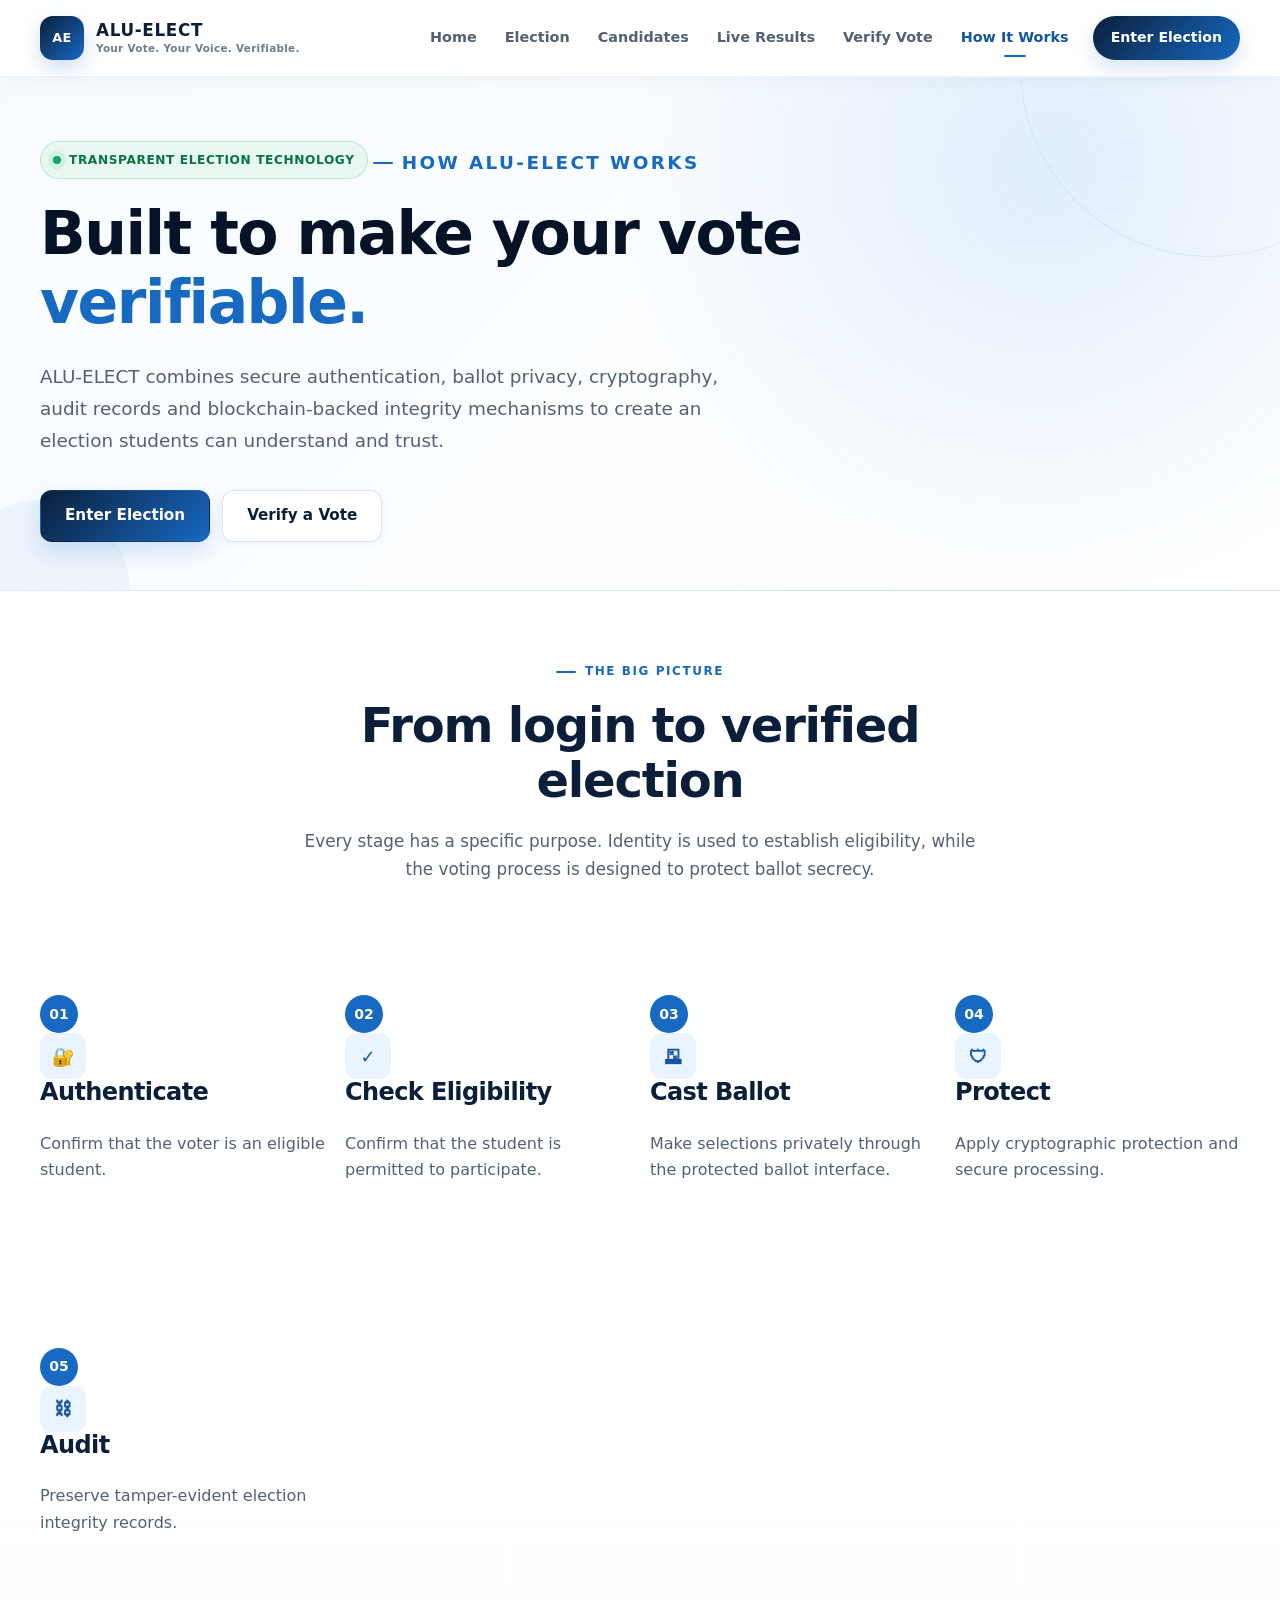
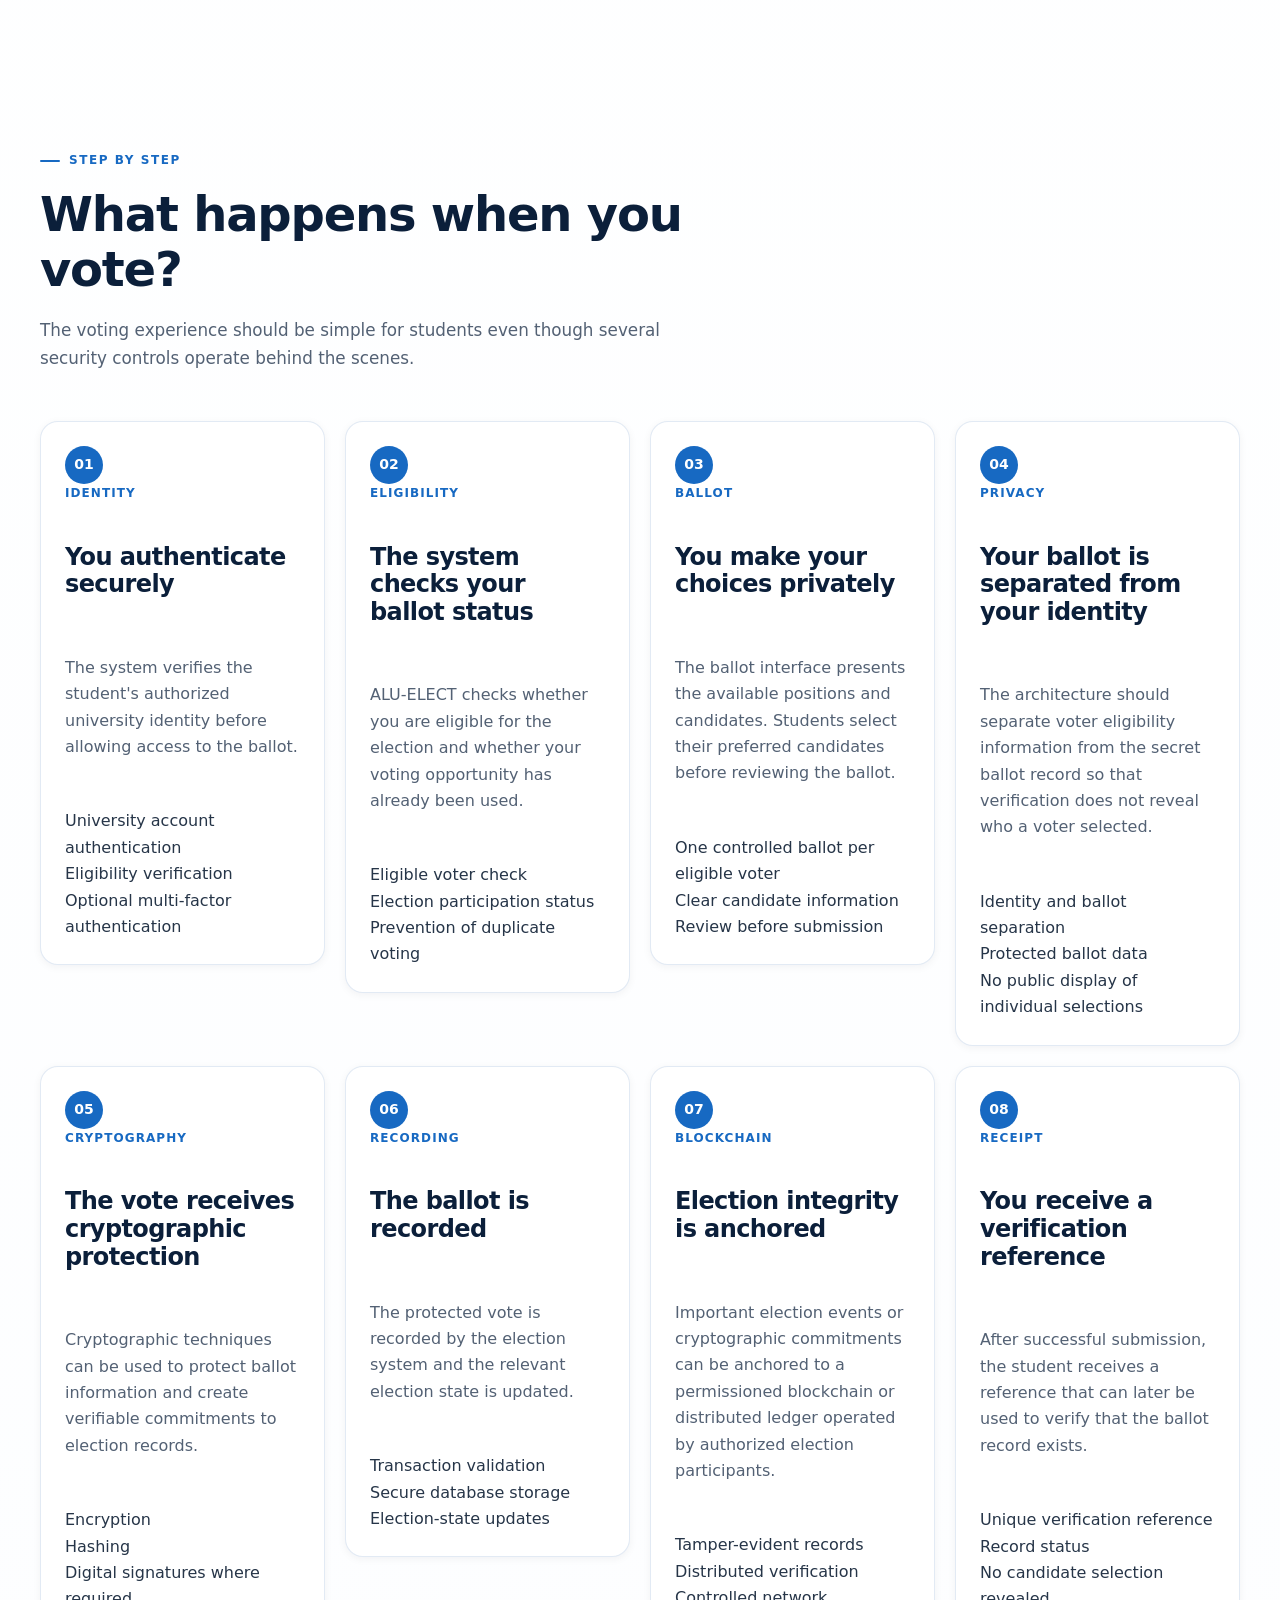
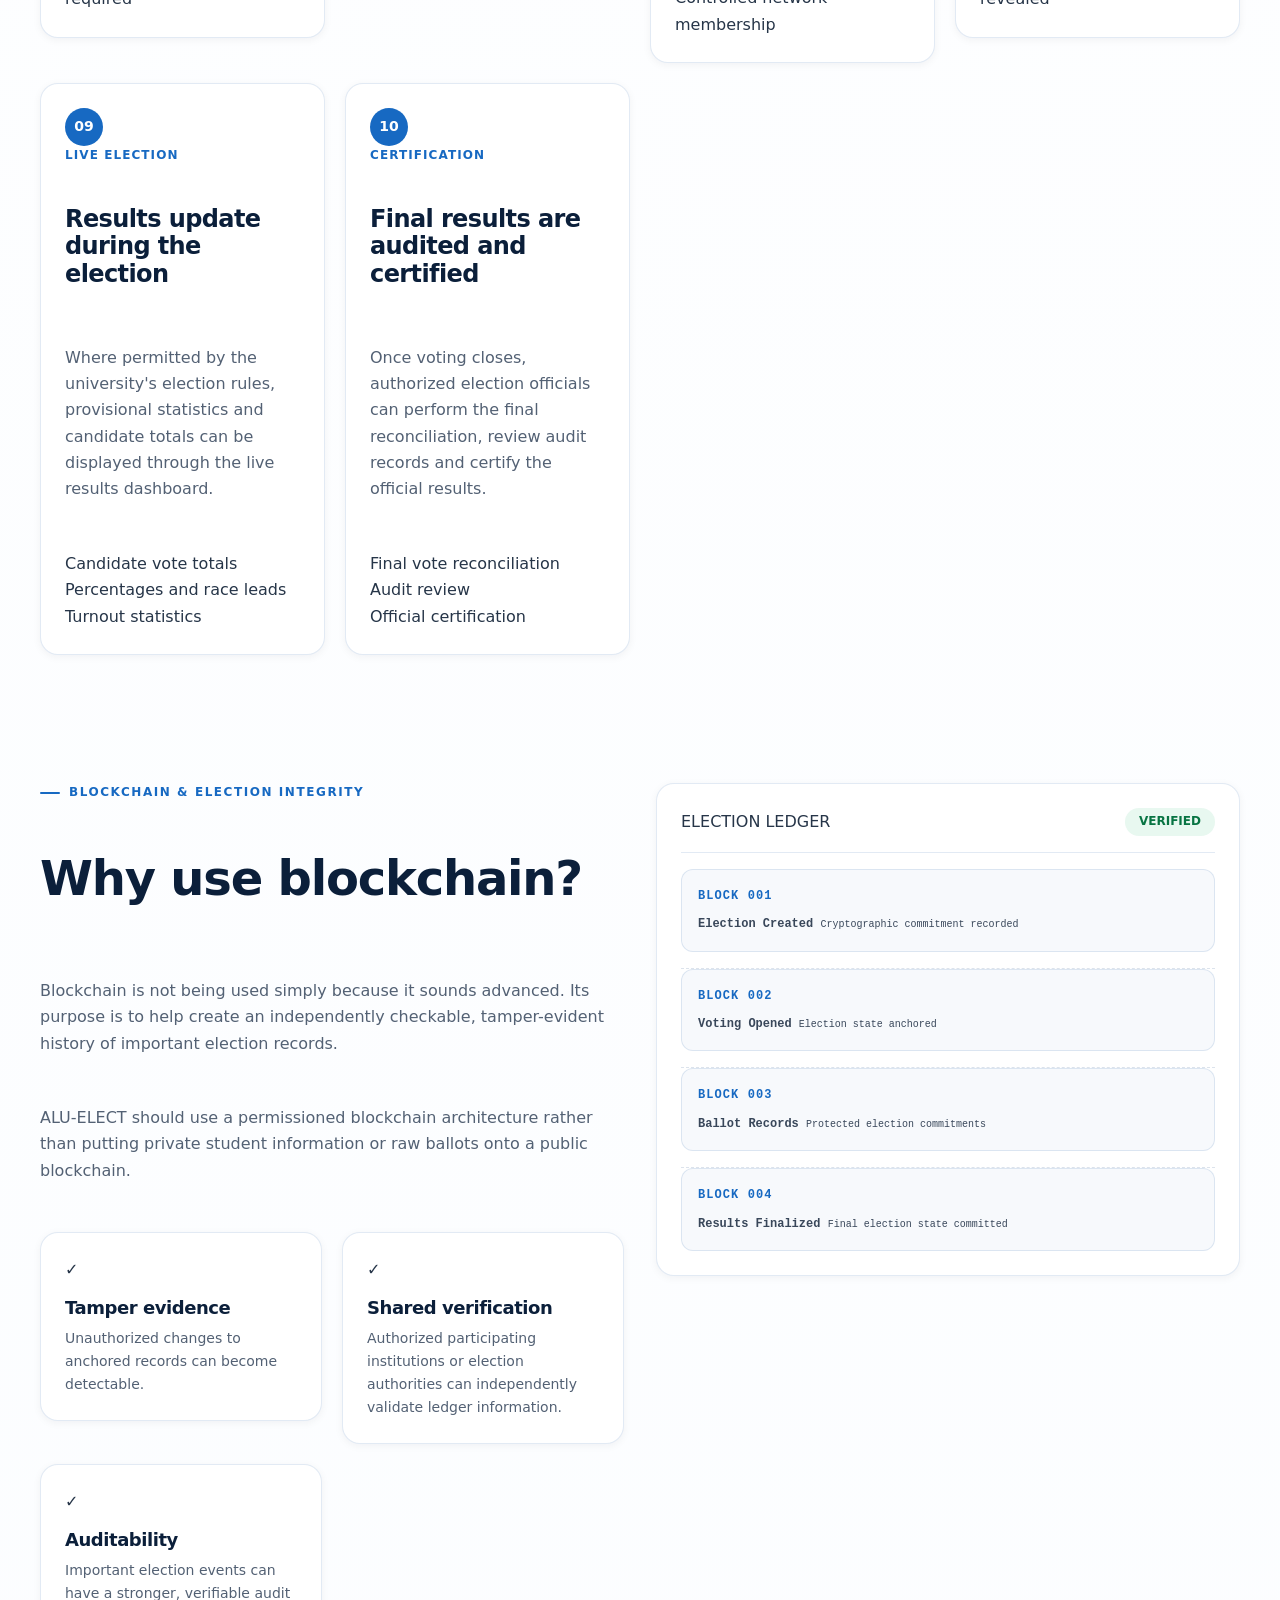
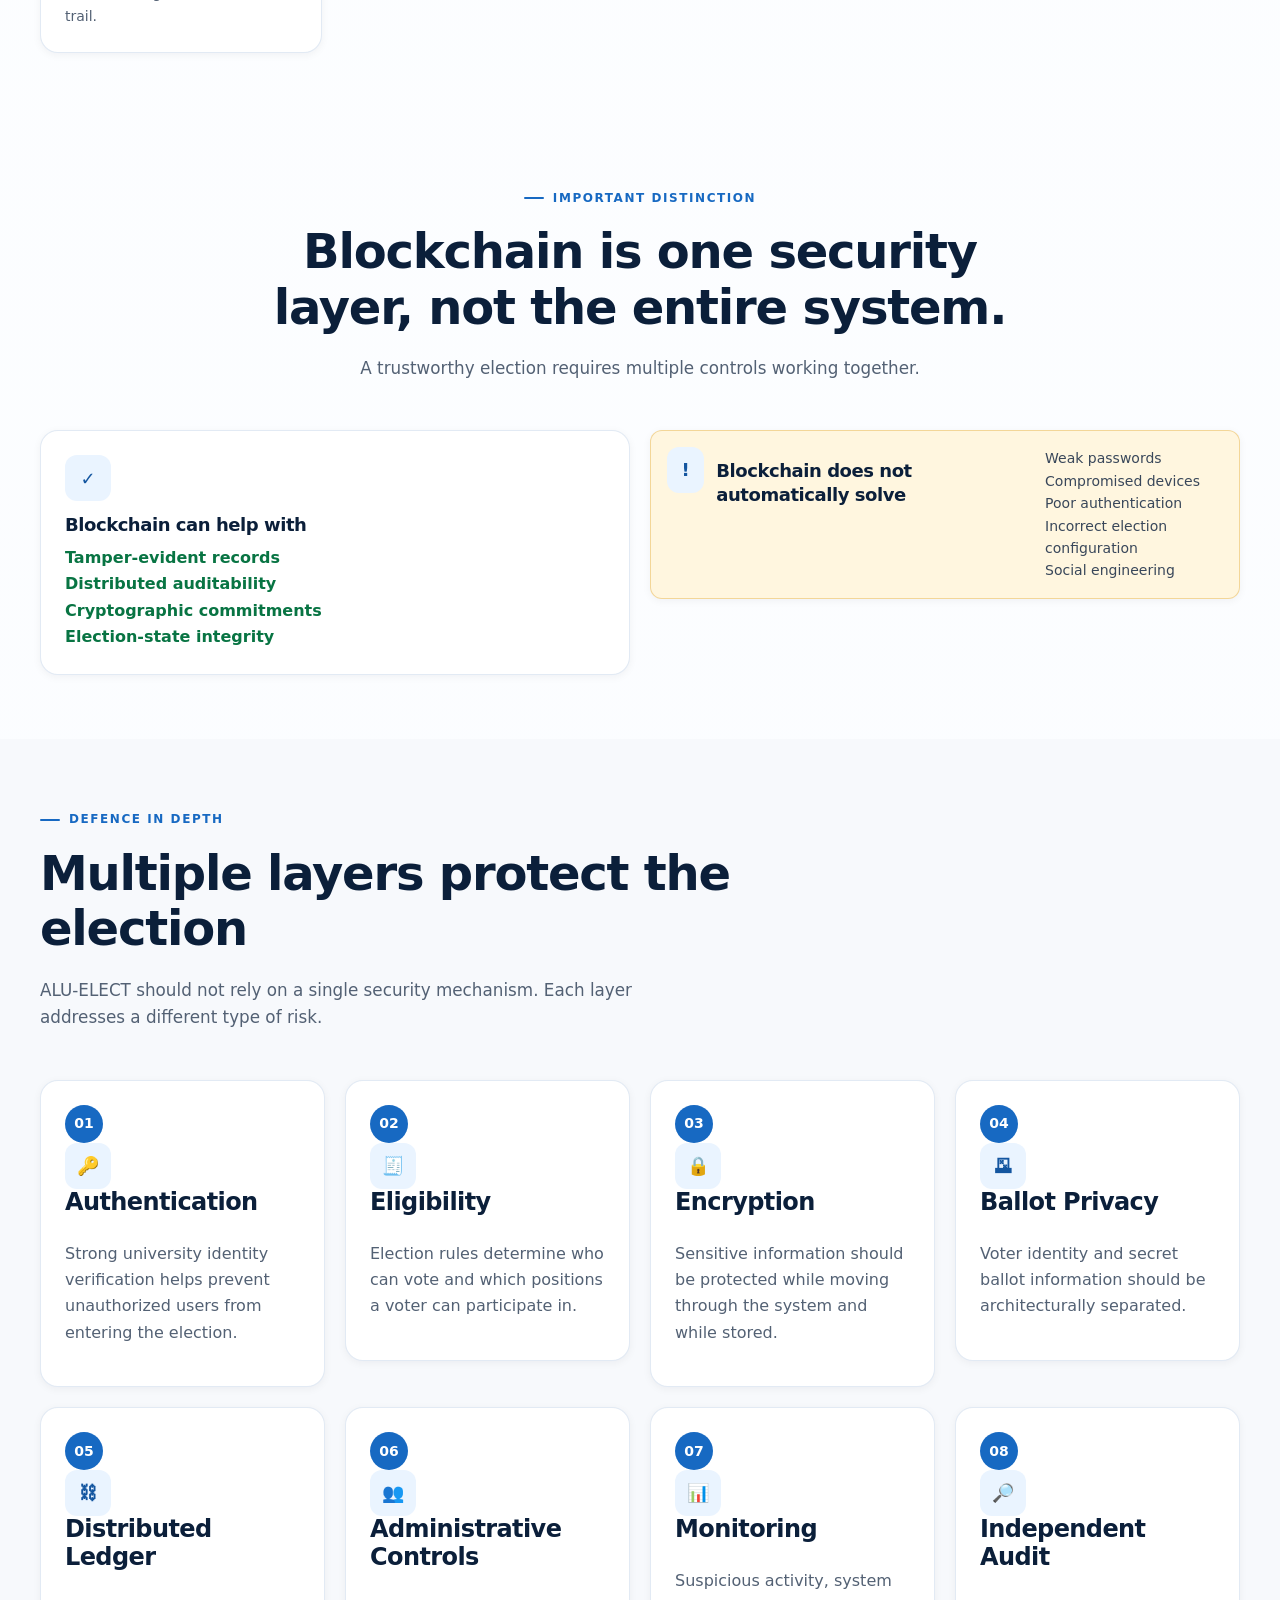
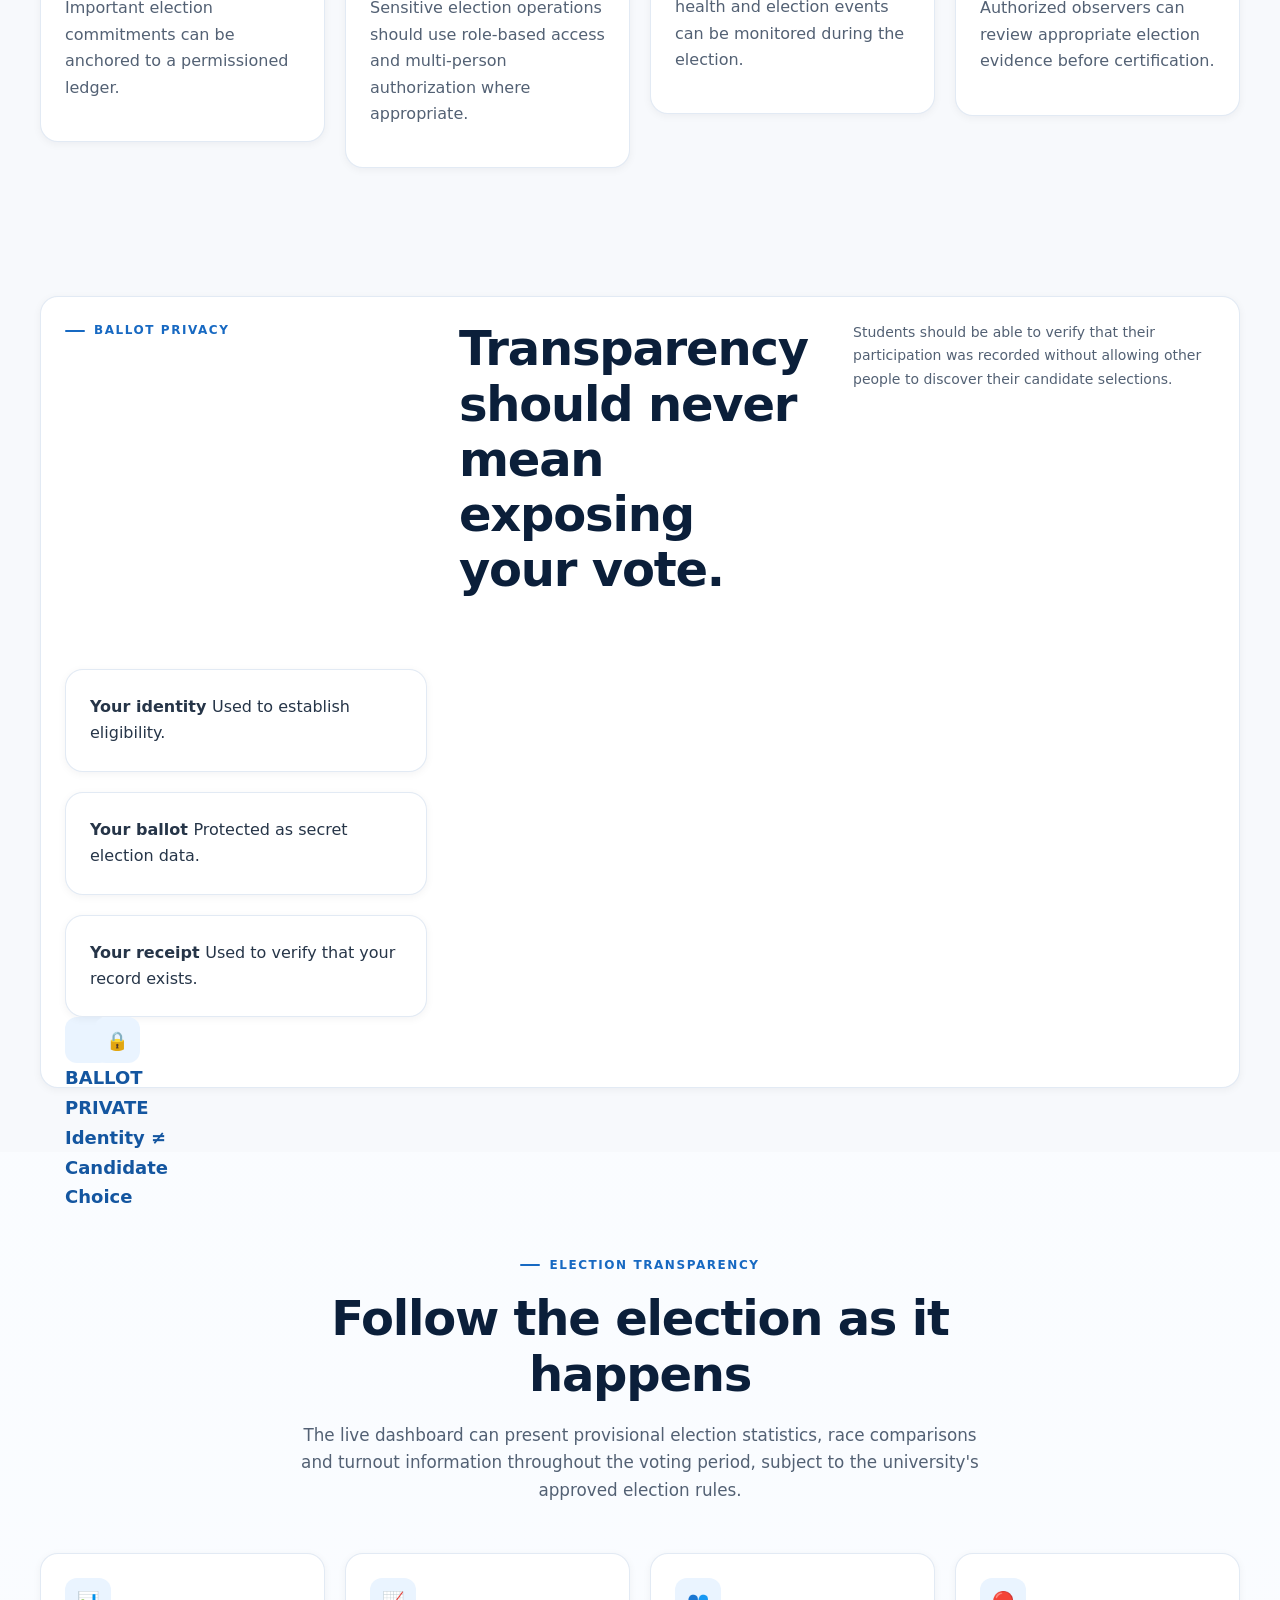
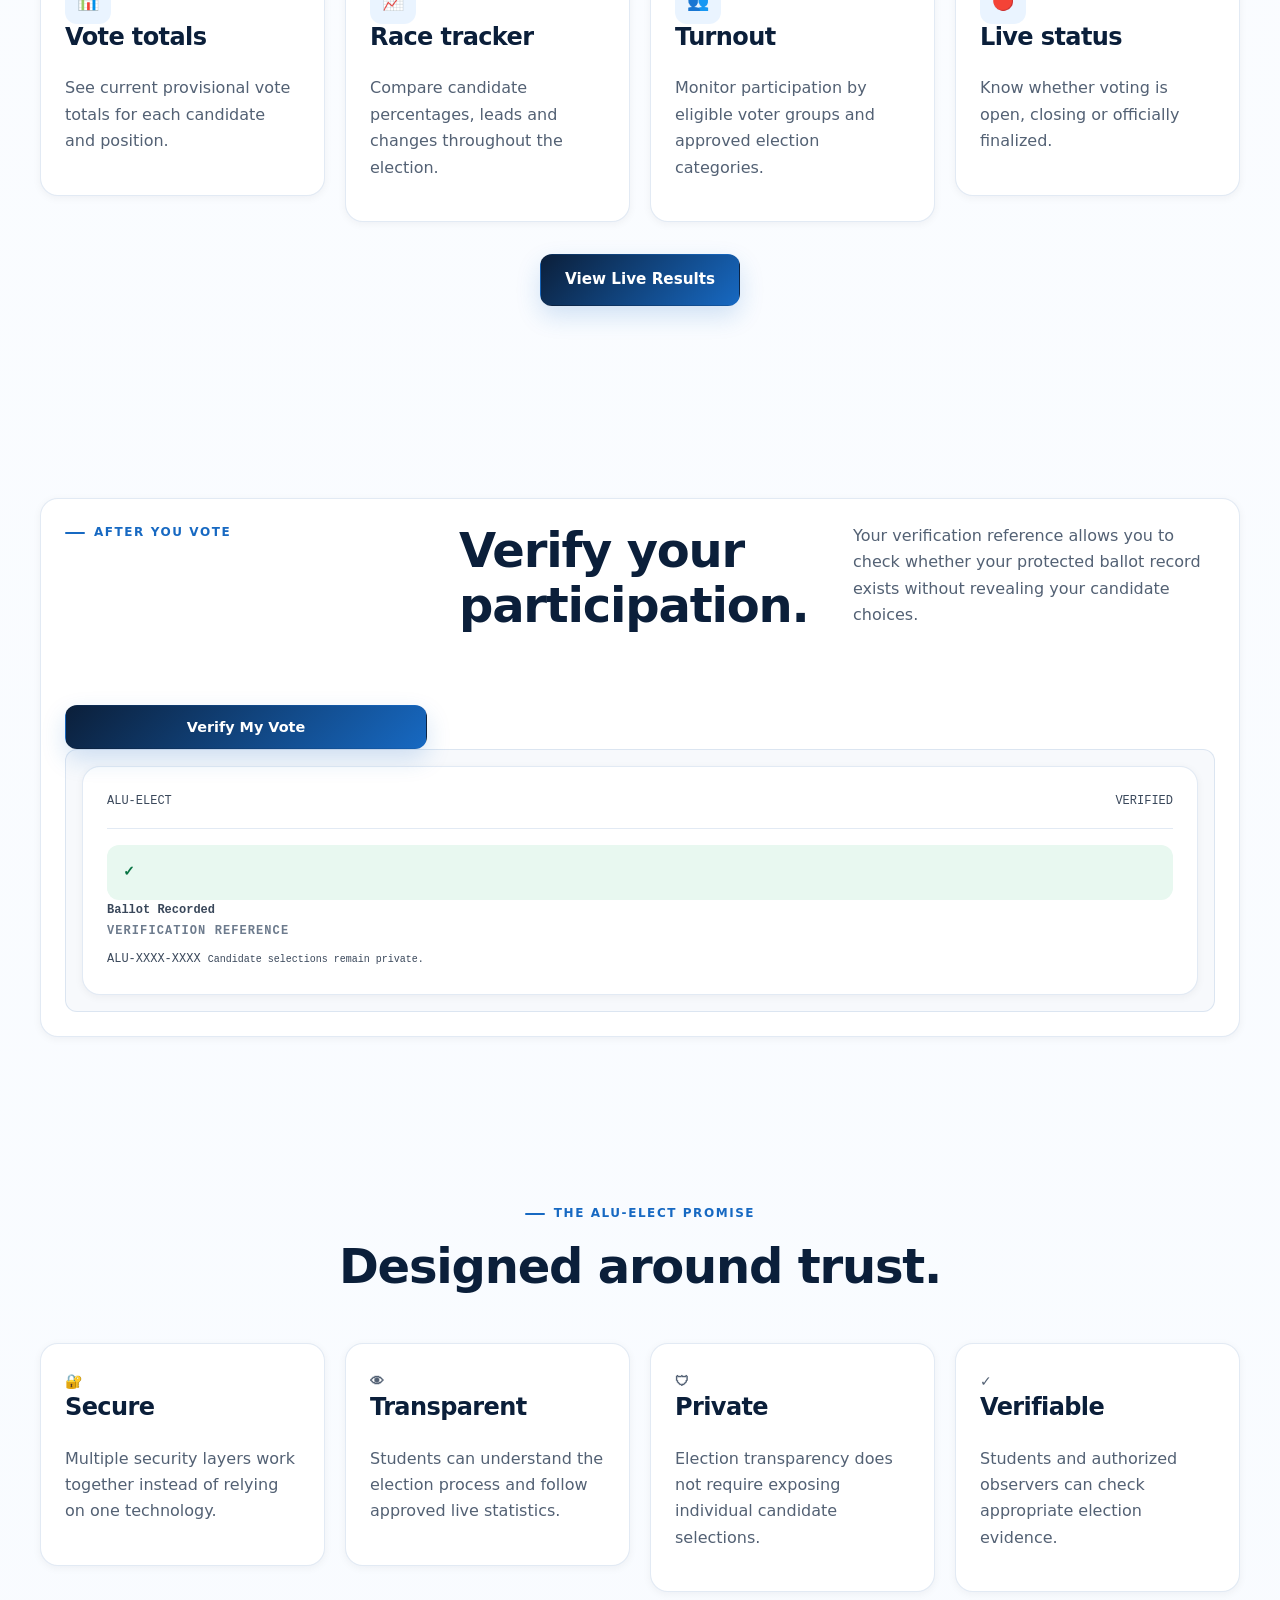
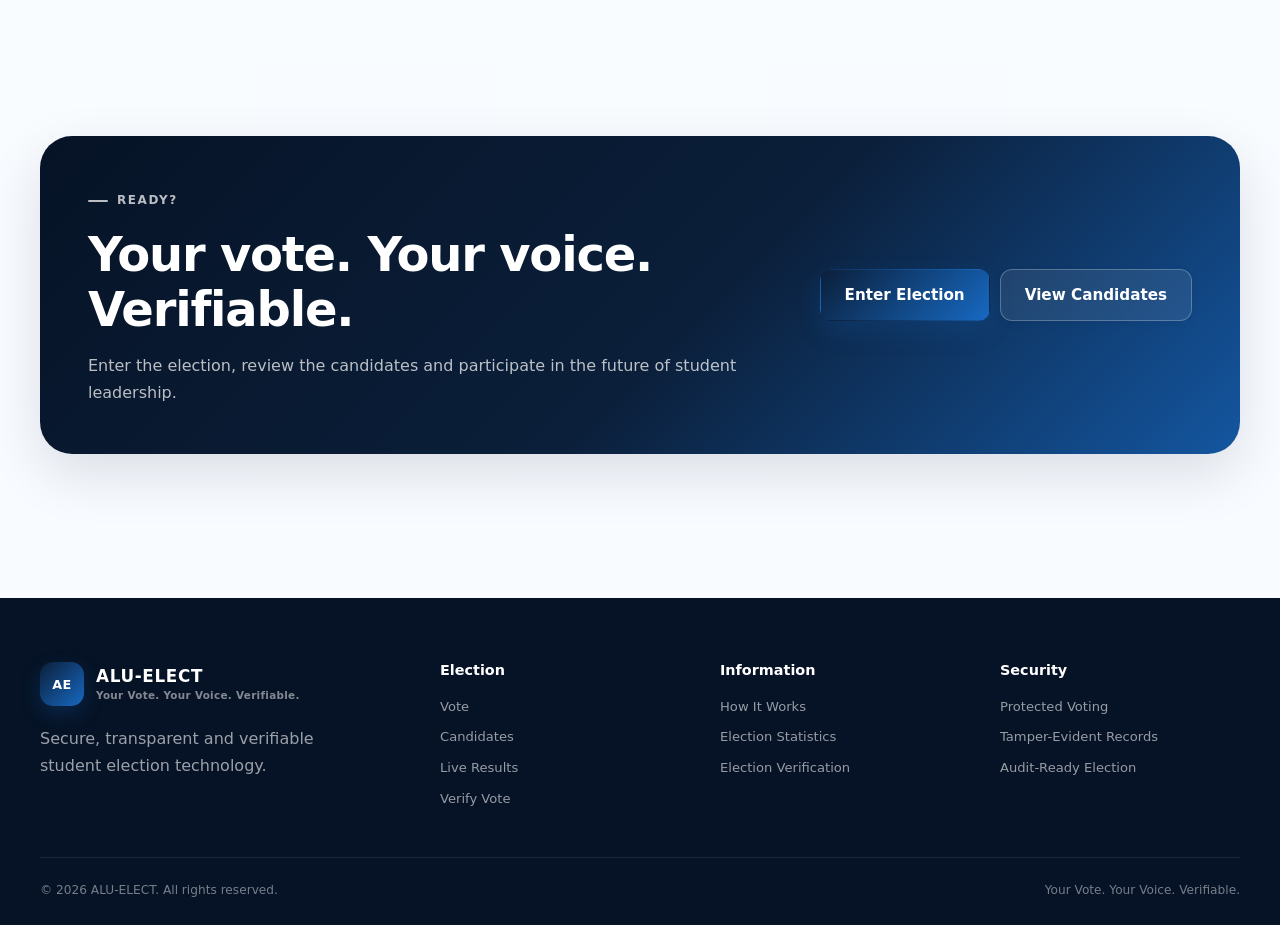
<file: how-it-works.html>
<!DOCTYPE html>
<html lang="en">
<head>
    <meta charset="UTF-8">

    <meta
        name="viewport"
        content="width=device-width, initial-scale=1.0"
    >

    <meta
        name="description"
        content="Learn how ALU-ELECT works, from voter authentication and ballot privacy to blockchain-backed election verification."
    >

    <meta
        name="theme-color"
        content="#0b1f3a"
    >

    <title>How It Works | ALU-ELECT</title>

    <link rel="stylesheet" href="css/main.css">
    <link rel="stylesheet" href="css/pages.css">
</head>

<body>

    <!-- =========================================================
         ACCESSIBILITY
    ========================================================== -->

    <a
        class="skip-link"
        href="#main-content"
    >
        Skip to main content
    </a>


    <!-- =========================================================
         HEADER
    ========================================================== -->

    <header class="site-header" id="siteHeader">

        <div class="container nav-container">

            <a
                href="index.html"
                class="brand"
                aria-label="ALU-ELECT Home"
            >

                <div
                    class="brand-mark"
                    aria-hidden="true"
                >
                    AE
                </div>

                <div class="brand-text">

                    <span class="brand-name">
                        ALU-ELECT
                    </span>

                    <span class="brand-tagline">
                        Your Vote. Your Voice. Verifiable.
                    </span>

                </div>

            </a>


            <button
                class="mobile-menu-toggle"
                id="mobileMenuToggle"
                type="button"
                aria-label="Open navigation menu"
                aria-expanded="false"
                aria-controls="mainNavigation"
            >

                <span></span>
                <span></span>
                <span></span>

            </button>


            <nav
                class="main-navigation"
                id="mainNavigation"
                aria-label="Main navigation"
            >

                <a
                    href="index.html"
                    class="nav-link"
                >
                    Home
                </a>

                <a
                    href="election.html"
                    class="nav-link"
                >
                    Election
                </a>

                <a
                    href="candidates.html"
                    class="nav-link"
                >
                    Candidates
                </a>

                <a
                    href="results.html"
                    class="nav-link"
                >
                    Live Results
                </a>

                <a
                    href="verify.html"
                    class="nav-link"
                >
                    Verify Vote
                </a>

                <a
                    href="how-it-works.html"
                    class="nav-link active"
                    aria-current="page"
                >
                    How It Works
                </a>

                <a
                    href="election.html"
                    class="nav-button"
                >
                    Enter Election
                </a>

            </nav>

        </div>

    </header>


    <!-- =========================================================
         MAIN
    ========================================================== -->

    <main id="main-content">


        <!-- =====================================================
             HERO
        ====================================================== -->

        <section class="page-hero how-it-works-hero">

            <div class="container">

                <div class="page-hero-content">

                    <div class="live-status-badge">

                        <span
                            class="status-dot"
                            aria-hidden="true"
                        ></span>

                        <span>
                            Transparent Election Technology
                        </span>

                    </div>


                    <p class="eyebrow">
                        HOW ALU-ELECT WORKS
                    </p>


                    <h1>
                        Built to make your vote
                        <span>verifiable.</span>
                    </h1>


                    <p>
                        ALU-ELECT combines secure authentication,
                        ballot privacy, cryptography, audit records
                        and blockchain-backed integrity mechanisms to
                        create an election students can understand
                        and trust.
                    </p>


                    <div class="hero-actions">

                        <a
                            href="election.html"
                            class="button button-primary button-large"
                        >
                            Enter Election
                        </a>

                        <a
                            href="verify.html"
                            class="button button-secondary button-large"
                        >
                            Verify a Vote
                        </a>

                    </div>

                </div>

            </div>

        </section>


        <!-- =====================================================
             SIMPLE OVERVIEW
        ====================================================== -->

        <section class="system-overview-section section">

            <div class="container">

                <div class="section-heading centered">

                    <span class="eyebrow">
                        THE BIG PICTURE
                    </span>

                    <h2>
                        From login to verified election
                    </h2>

                    <p>
                        Every stage has a specific purpose. Identity
                        is used to establish eligibility, while the
                        voting process is designed to protect ballot
                        secrecy.
                    </p>

                </div>


                <div class="process-flow">


                    <div class="process-flow-item">

                        <span class="process-number">
                            01
                        </span>

                        <div
                            class="process-icon"
                            aria-hidden="true"
                        >
                            🔐
                        </div>

                        <h3>
                            Authenticate
                        </h3>

                        <p>
                            Confirm that the voter is an eligible
                            student.
                        </p>

                    </div>


                    <div class="process-connector"
                        aria-hidden="true">
                    </div>


                    <div class="process-flow-item">

                        <span class="process-number">
                            02
                        </span>

                        <div
                            class="process-icon"
                            aria-hidden="true"
                        >
                            ✓
                        </div>

                        <h3>
                            Check Eligibility
                        </h3>

                        <p>
                            Confirm that the student is permitted to
                            participate.
                        </p>

                    </div>


                    <div class="process-connector"
                        aria-hidden="true">
                    </div>


                    <div class="process-flow-item">

                        <span class="process-number">
                            03
                        </span>

                        <div
                            class="process-icon"
                            aria-hidden="true"
                        >
                            🗳
                        </div>

                        <h3>
                            Cast Ballot
                        </h3>

                        <p>
                            Make selections privately through the
                            protected ballot interface.
                        </p>

                    </div>


                    <div class="process-connector"
                        aria-hidden="true">
                    </div>


                    <div class="process-flow-item">

                        <span class="process-number">
                            04
                        </span>

                        <div
                            class="process-icon"
                            aria-hidden="true"
                        >
                            🛡
                        </div>

                        <h3>
                            Protect
                        </h3>

                        <p>
                            Apply cryptographic protection and secure
                            processing.
                        </p>

                    </div>


                    <div class="process-connector"
                        aria-hidden="true">
                    </div>


                    <div class="process-flow-item">

                        <span class="process-number">
                            05
                        </span>

                        <div
                            class="process-icon"
                            aria-hidden="true"
                        >
                            ⛓
                        </div>

                        <h3>
                            Audit
                        </h3>

                        <p>
                            Preserve tamper-evident election integrity
                            records.
                        </p>

                    </div>

                </div>

            </div>

        </section>


        <!-- =====================================================
             DETAILED VOTING PROCESS
        ====================================================== -->

        <section class="detailed-process-section section">

            <div class="container">

                <div class="section-heading">

                    <span class="eyebrow">
                        STEP BY STEP
                    </span>

                    <h2>
                        What happens when you vote?
                    </h2>

                    <p>
                        The voting experience should be simple for
                        students even though several security controls
                        operate behind the scenes.
                    </p>

                </div>


                <div class="detailed-process">


                    <!-- STEP 1 -->

                    <article class="process-detail-card">

                        <div class="process-detail-number">
                            01
                        </div>

                        <div class="process-detail-content">

                            <span class="process-detail-label">
                                IDENTITY
                            </span>

                            <h3>
                                You authenticate securely
                            </h3>

                            <p>
                                The system verifies the student's
                                authorized university identity before
                                allowing access to the ballot.
                            </p>

                            <ul>

                                <li>
                                    University account authentication
                                </li>

                                <li>
                                    Eligibility verification
                                </li>

                                <li>
                                    Optional multi-factor
                                    authentication
                                </li>

                            </ul>

                        </div>

                    </article>


                    <!-- STEP 2 -->

                    <article class="process-detail-card">

                        <div class="process-detail-number">
                            02
                        </div>

                        <div class="process-detail-content">

                            <span class="process-detail-label">
                                ELIGIBILITY
                            </span>

                            <h3>
                                The system checks your ballot status
                            </h3>

                            <p>
                                ALU-ELECT checks whether you are
                                eligible for the election and whether
                                your voting opportunity has already
                                been used.
                            </p>

                            <ul>

                                <li>
                                    Eligible voter check
                                </li>

                                <li>
                                    Election participation status
                                </li>

                                <li>
                                    Prevention of duplicate voting
                                </li>

                            </ul>

                        </div>

                    </article>


                    <!-- STEP 3 -->

                    <article class="process-detail-card">

                        <div class="process-detail-number">
                            03
                        </div>

                        <div class="process-detail-content">

                            <span class="process-detail-label">
                                BALLOT
                            </span>

                            <h3>
                                You make your choices privately
                            </h3>

                            <p>
                                The ballot interface presents the
                                available positions and candidates.
                                Students select their preferred
                                candidates before reviewing the ballot.
                            </p>

                            <ul>

                                <li>
                                    One controlled ballot per eligible
                                    voter
                                </li>

                                <li>
                                    Clear candidate information
                                </li>

                                <li>
                                    Review before submission
                                </li>

                            </ul>

                        </div>

                    </article>


                    <!-- STEP 4 -->

                    <article class="process-detail-card">

                        <div class="process-detail-number">
                            04
                        </div>

                        <div class="process-detail-content">

                            <span class="process-detail-label">
                                PRIVACY
                            </span>

                            <h3>
                                Your ballot is separated from your
                                identity
                            </h3>

                            <p>
                                The architecture should separate voter
                                eligibility information from the secret
                                ballot record so that verification does
                                not reveal who a voter selected.
                            </p>

                            <ul>

                                <li>
                                    Identity and ballot separation
                                </li>

                                <li>
                                    Protected ballot data
                                </li>

                                <li>
                                    No public display of individual
                                    selections
                                </li>

                            </ul>

                        </div>

                    </article>


                    <!-- STEP 5 -->

                    <article class="process-detail-card">

                        <div class="process-detail-number">
                            05
                        </div>

                        <div class="process-detail-content">

                            <span class="process-detail-label">
                                CRYPTOGRAPHY
                            </span>

                            <h3>
                                The vote receives cryptographic
                                protection
                            </h3>

                            <p>
                                Cryptographic techniques can be used to
                                protect ballot information and create
                                verifiable commitments to election
                                records.
                            </p>

                            <ul>

                                <li>
                                    Encryption
                                </li>

                                <li>
                                    Hashing
                                </li>

                                <li>
                                    Digital signatures where required
                                </li>

                            </ul>

                        </div>

                    </article>


                    <!-- STEP 6 -->

                    <article class="process-detail-card">

                        <div class="process-detail-number">
                            06
                        </div>

                        <div class="process-detail-content">

                            <span class="process-detail-label">
                                RECORDING
                            </span>

                            <h3>
                                The ballot is recorded
                            </h3>

                            <p>
                                The protected vote is recorded by the
                                election system and the relevant
                                election state is updated.
                            </p>

                            <ul>

                                <li>
                                    Transaction validation
                                </li>

                                <li>
                                    Secure database storage
                                </li>

                                <li>
                                    Election-state updates
                                </li>

                            </ul>

                        </div>

                    </article>


                    <!-- STEP 7 -->

                    <article class="process-detail-card">

                        <div class="process-detail-number">
                            07
                        </div>

                        <div class="process-detail-content">

                            <span class="process-detail-label">
                                BLOCKCHAIN
                            </span>

                            <h3>
                                Election integrity is anchored
                            </h3>

                            <p>
                                Important election events or
                                cryptographic commitments can be
                                anchored to a permissioned blockchain
                                or distributed ledger operated by
                                authorized election participants.
                            </p>

                            <ul>

                                <li>
                                    Tamper-evident records
                                </li>

                                <li>
                                    Distributed verification
                                </li>

                                <li>
                                    Controlled network membership
                                </li>

                            </ul>

                        </div>

                    </article>


                    <!-- STEP 8 -->

                    <article class="process-detail-card">

                        <div class="process-detail-number">
                            08
                        </div>

                        <div class="process-detail-content">

                            <span class="process-detail-label">
                                RECEIPT
                            </span>

                            <h3>
                                You receive a verification reference
                            </h3>

                            <p>
                                After successful submission, the
                                student receives a reference that can
                                later be used to verify that the ballot
                                record exists.
                            </p>

                            <ul>

                                <li>
                                    Unique verification reference
                                </li>

                                <li>
                                    Record status
                                </li>

                                <li>
                                    No candidate selection revealed
                                </li>

                            </ul>

                        </div>

                    </article>


                    <!-- STEP 9 -->

                    <article class="process-detail-card">

                        <div class="process-detail-number">
                            09
                        </div>

                        <div class="process-detail-content">

                            <span class="process-detail-label">
                                LIVE ELECTION
                            </span>

                            <h3>
                                Results update during the election
                            </h3>

                            <p>
                                Where permitted by the university's
                                election rules, provisional statistics
                                and candidate totals can be displayed
                                through the live results dashboard.
                            </p>

                            <ul>

                                <li>
                                    Candidate vote totals
                                </li>

                                <li>
                                    Percentages and race leads
                                </li>

                                <li>
                                    Turnout statistics
                                </li>

                            </ul>

                        </div>

                    </article>


                    <!-- STEP 10 -->

                    <article class="process-detail-card">

                        <div class="process-detail-number">
                            10
                        </div>

                        <div class="process-detail-content">

                            <span class="process-detail-label">
                                CERTIFICATION
                            </span>

                            <h3>
                                Final results are audited and certified
                            </h3>

                            <p>
                                Once voting closes, authorized election
                                officials can perform the final
                                reconciliation, review audit records
                                and certify the official results.
                            </p>

                            <ul>

                                <li>
                                    Final vote reconciliation
                                </li>

                                <li>
                                    Audit review
                                </li>

                                <li>
                                    Official certification
                                </li>

                            </ul>

                        </div>

                    </article>

                </div>

            </div>

        </section>


        <!-- =====================================================
             BLOCKCHAIN EXPLANATION
        ====================================================== -->

        <section class="blockchain-section section">

            <div class="container">

                <div class="blockchain-layout">


                    <div class="blockchain-content">

                        <span class="eyebrow">
                            BLOCKCHAIN & ELECTION INTEGRITY
                        </span>

                        <h2>
                            Why use blockchain?
                        </h2>

                        <p>
                            Blockchain is not being used simply because
                            it sounds advanced. Its purpose is to help
                            create an independently checkable,
                            tamper-evident history of important election
                            records.
                        </p>

                        <p>
                            ALU-ELECT should use a permissioned
                            blockchain architecture rather than putting
                            private student information or raw ballots
                            onto a public blockchain.
                        </p>


                        <div class="blockchain-points">

                            <div class="blockchain-point">

                                <span
                                    aria-hidden="true"
                                >
                                    ✓
                                </span>

                                <div>

                                    <h3>
                                        Tamper evidence
                                    </h3>

                                    <p>
                                        Unauthorized changes to
                                        anchored records can become
                                        detectable.
                                    </p>

                                </div>

                            </div>


                            <div class="blockchain-point">

                                <span
                                    aria-hidden="true"
                                >
                                    ✓
                                </span>

                                <div>

                                    <h3>
                                        Shared verification
                                    </h3>

                                    <p>
                                        Authorized participating
                                        institutions or election
                                        authorities can independently
                                        validate ledger information.
                                    </p>

                                </div>

                            </div>


                            <div class="blockchain-point">

                                <span
                                    aria-hidden="true"
                                >
                                    ✓
                                </span>

                                <div>

                                    <h3>
                                        Auditability
                                    </h3>

                                    <p>
                                        Important election events can
                                        have a stronger, verifiable
                                        audit trail.
                                    </p>

                                </div>

                            </div>

                        </div>

                    </div>


                    <div class="blockchain-visual">

                        <div class="ledger-card">

                            <div class="ledger-header">

                                <span>
                                    ELECTION LEDGER
                                </span>

                                <span class="ledger-status">
                                    VERIFIED
                                </span>

                            </div>


                            <div class="ledger-block">

                                <span class="block-label">
                                    BLOCK 001
                                </span>

                                <strong>
                                    Election Created
                                </strong>

                                <small>
                                    Cryptographic commitment recorded
                                </small>

                            </div>


                            <div
                                class="ledger-line"
                                aria-hidden="true"
                            ></div>


                            <div class="ledger-block">

                                <span class="block-label">
                                    BLOCK 002
                                </span>

                                <strong>
                                    Voting Opened
                                </strong>

                                <small>
                                    Election state anchored
                                </small>

                            </div>


                            <div
                                class="ledger-line"
                                aria-hidden="true"
                            ></div>


                            <div class="ledger-block">

                                <span class="block-label">
                                    BLOCK 003
                                </span>

                                <strong>
                                    Ballot Records
                                </strong>

                                <small>
                                    Protected election commitments
                                </small>

                            </div>


                            <div
                                class="ledger-line"
                                aria-hidden="true"
                            ></div>


                            <div class="ledger-block">

                                <span class="block-label">
                                    BLOCK 004
                                </span>

                                <strong>
                                    Results Finalized
                                </strong>

                                <small>
                                    Final election state committed
                                </small>

                            </div>

                        </div>

                    </div>

                </div>

            </div>

        </section>


        <!-- =====================================================
             WHAT BLOCKCHAIN DOES NOT DO
        ====================================================== -->

        <section class="blockchain-limitations-section section">

            <div class="container">

                <div class="section-heading centered">

                    <span class="eyebrow">
                        IMPORTANT DISTINCTION
                    </span>

                    <h2>
                        Blockchain is one security layer,
                        not the entire system.
                    </h2>

                    <p>
                        A trustworthy election requires multiple
                        controls working together.
                    </p>

                </div>


                <div class="comparison-grid">


                    <div class="comparison-card positive">

                        <div
                            class="comparison-icon"
                            aria-hidden="true"
                        >
                            ✓
                        </div>

                        <h3>
                            Blockchain can help with
                        </h3>

                        <ul>

                            <li>
                                Tamper-evident records
                            </li>

                            <li>
                                Distributed auditability
                            </li>

                            <li>
                                Cryptographic commitments
                            </li>

                            <li>
                                Election-state integrity
                            </li>

                        </ul>

                    </div>


                    <div class="comparison-card caution">

                        <div
                            class="comparison-icon"
                            aria-hidden="true"
                        >
                            !
                        </div>

                        <h3>
                            Blockchain does not automatically solve
                        </h3>

                        <ul>

                            <li>
                                Weak passwords
                            </li>

                            <li>
                                Compromised devices
                            </li>

                            <li>
                                Poor authentication
                            </li>

                            <li>
                                Incorrect election configuration
                            </li>

                            <li>
                                Social engineering
                            </li>

                        </ul>

                    </div>

                </div>

            </div>

        </section>


        <!-- =====================================================
             SECURITY LAYERS
        ====================================================== -->

        <section class="security-layers-section section">

            <div class="container">

                <div class="section-heading">

                    <span class="eyebrow">
                        DEFENCE IN DEPTH
                    </span>

                    <h2>
                        Multiple layers protect the election
                    </h2>

                    <p>
                        ALU-ELECT should not rely on a single security
                        mechanism. Each layer addresses a different
                        type of risk.
                    </p>

                </div>


                <div class="security-layer-grid">


                    <article class="security-layer-card">

                        <span class="security-layer-number">
                            01
                        </span>

                        <div
                            class="security-layer-icon"
                            aria-hidden="true"
                        >
                            🔑
                        </div>

                        <h3>
                            Authentication
                        </h3>

                        <p>
                            Strong university identity verification
                            helps prevent unauthorized users from
                            entering the election.
                        </p>

                    </article>


                    <article class="security-layer-card">

                        <span class="security-layer-number">
                            02
                        </span>

                        <div
                            class="security-layer-icon"
                            aria-hidden="true"
                        >
                            🧾
                        </div>

                        <h3>
                            Eligibility
                        </h3>

                        <p>
                            Election rules determine who can vote and
                            which positions a voter can participate in.
                        </p>

                    </article>


                    <article class="security-layer-card">

                        <span class="security-layer-number">
                            03
                        </span>

                        <div
                            class="security-layer-icon"
                            aria-hidden="true"
                        >
                            🔒
                        </div>

                        <h3>
                            Encryption
                        </h3>

                        <p>
                            Sensitive information should be protected
                            while moving through the system and while
                            stored.
                        </p>

                    </article>


                    <article class="security-layer-card">

                        <span class="security-layer-number">
                            04
                        </span>

                        <div
                            class="security-layer-icon"
                            aria-hidden="true"
                        >
                            🗳
                        </div>

                        <h3>
                            Ballot Privacy
                        </h3>

                        <p>
                            Voter identity and secret ballot information
                            should be architecturally separated.
                        </p>

                    </article>


                    <article class="security-layer-card">

                        <span class="security-layer-number">
                            05
                        </span>

                        <div
                            class="security-layer-icon"
                            aria-hidden="true"
                        >
                            ⛓
                        </div>

                        <h3>
                            Distributed Ledger
                        </h3>

                        <p>
                            Important election commitments can be
                            anchored to a permissioned ledger.
                        </p>

                    </article>


                    <article class="security-layer-card">

                        <span class="security-layer-number">
                            06
                        </span>

                        <div
                            class="security-layer-icon"
                            aria-hidden="true"
                        >
                            👥
                        </div>

                        <h3>
                            Administrative Controls
                        </h3>

                        <p>
                            Sensitive election operations should use
                            role-based access and multi-person
                            authorization where appropriate.
                        </p>

                    </article>


                    <article class="security-layer-card">

                        <span class="security-layer-number">
                            07
                        </span>

                        <div
                            class="security-layer-icon"
                            aria-hidden="true"
                        >
                            📊
                        </div>

                        <h3>
                            Monitoring
                        </h3>

                        <p>
                            Suspicious activity, system health and
                            election events can be monitored during the
                            election.
                        </p>

                    </article>


                    <article class="security-layer-card">

                        <span class="security-layer-number">
                            08
                        </span>

                        <div
                            class="security-layer-icon"
                            aria-hidden="true"
                        >
                            🔎
                        </div>

                        <h3>
                            Independent Audit
                        </h3>

                        <p>
                            Authorized observers can review appropriate
                            election evidence before certification.
                        </p>

                    </article>

                </div>

            </div>

        </section>


        <!-- =====================================================
             PRIVACY
        ====================================================== -->

        <section class="privacy-section section">

            <div class="container">

                <div class="privacy-card">

                    <div class="privacy-content">

                        <span class="eyebrow">
                            BALLOT PRIVACY
                        </span>

                        <h2>
                            Transparency should never mean exposing
                            your vote.
                        </h2>

                        <p>
                            Students should be able to verify that their
                            participation was recorded without allowing
                            other people to discover their candidate
                            selections.
                        </p>

                        <div class="privacy-principles">

                            <div class="privacy-principle">

                                <strong>
                                    Your identity
                                </strong>

                                <span>
                                    Used to establish eligibility.
                                </span>

                            </div>


                            <div class="privacy-principle">

                                <strong>
                                    Your ballot
                                </strong>

                                <span>
                                    Protected as secret election data.
                                </span>

                            </div>


                            <div class="privacy-principle">

                                <strong>
                                    Your receipt
                                </strong>

                                <span>
                                    Used to verify that your record
                                    exists.
                                </span>

                            </div>

                        </div>

                    </div>


                    <div class="privacy-visual">

                        <div class="privacy-shield">

                            <div
                                class="shield-symbol"
                                aria-hidden="true"
                            >
                                🔒
                            </div>

                            <strong>
                                BALLOT PRIVATE
                            </strong>

                            <span>
                                Identity ≠ Candidate Choice
                            </span>

                        </div>

                    </div>

                </div>

            </div>

        </section>


        <!-- =====================================================
             LIVE RESULTS
        ====================================================== -->

        <section class="live-results-explanation section">

            <div class="container">

                <div class="section-heading centered">

                    <span class="eyebrow">
                        ELECTION TRANSPARENCY
                    </span>

                    <h2>
                        Follow the election as it happens
                    </h2>

                    <p>
                        The live dashboard can present provisional
                        election statistics, race comparisons and
                        turnout information throughout the voting
                        period, subject to the university's approved
                        election rules.
                    </p>

                </div>


                <div class="results-feature-grid">


                    <div class="results-feature-card">

                        <span
                            class="results-feature-icon"
                            aria-hidden="true"
                        >
                            📊
                        </span>

                        <h3>
                            Vote totals
                        </h3>

                        <p>
                            See current provisional vote totals for
                            each candidate and position.
                        </p>

                    </div>


                    <div class="results-feature-card">

                        <span
                            class="results-feature-icon"
                            aria-hidden="true"
                        >
                            📈
                        </span>

                        <h3>
                            Race tracker
                        </h3>

                        <p>
                            Compare candidate percentages, leads and
                            changes throughout the election.
                        </p>

                    </div>


                    <div class="results-feature-card">

                        <span
                            class="results-feature-icon"
                            aria-hidden="true"
                        >
                            👥
                        </span>

                        <h3>
                            Turnout
                        </h3>

                        <p>
                            Monitor participation by eligible voter
                            groups and approved election categories.
                        </p>

                    </div>


                    <div class="results-feature-card">

                        <span
                            class="results-feature-icon"
                            aria-hidden="true"
                        >
                            🔴
                        </span>

                        <h3>
                            Live status
                        </h3>

                        <p>
                            Know whether voting is open, closing or
                            officially finalized.
                        </p>

                    </div>

                </div>


                <div class="centered-action">

                    <a
                        href="results.html"
                        class="button button-primary button-large"
                    >
                        View Live Results
                    </a>

                </div>

            </div>

        </section>


        <!-- =====================================================
             VERIFICATION
        ====================================================== -->

        <section class="verification-explanation section">

            <div class="container">

                <div class="verification-explanation-card">

                    <div class="verification-explanation-content">

                        <span class="eyebrow">
                            AFTER YOU VOTE
                        </span>

                        <h2>
                            Verify your participation.
                        </h2>

                        <p>
                            Your verification reference allows you to
                            check whether your protected ballot record
                            exists without revealing your candidate
                            choices.
                        </p>

                        <a
                            href="verify.html"
                            class="button button-primary"
                        >
                            Verify My Vote
                        </a>

                    </div>


                    <div class="verification-example">

                        <div class="receipt-card">

                            <div class="receipt-top">

                                <span>
                                    ALU-ELECT
                                </span>

                                <span>
                                    VERIFIED
                                </span>

                            </div>


                            <div class="receipt-check"
                                aria-hidden="true">
                                ✓
                            </div>


                            <strong>
                                Ballot Recorded
                            </strong>


                            <span class="receipt-label">
                                Verification Reference
                            </span>


                            <code>
                                ALU-XXXX-XXXX
                            </code>


                            <small>
                                Candidate selections remain private.
                            </small>

                        </div>

                    </div>

                </div>

            </div>

        </section>


        <!-- =====================================================
             TRUST PRINCIPLES
        ====================================================== -->

        <section class="trust-principles-section section">

            <div class="container">

                <div class="section-heading centered">

                    <span class="eyebrow">
                        THE ALU-ELECT PROMISE
                    </span>

                    <h2>
                        Designed around trust.
                    </h2>

                </div>


                <div class="trust-principles-grid">


                    <article class="trust-principle">

                        <div
                            class="trust-icon"
                            aria-hidden="true"
                        >
                            🔐
                        </div>

                        <h3>
                            Secure
                        </h3>

                        <p>
                            Multiple security layers work together
                            instead of relying on one technology.
                        </p>

                    </article>


                    <article class="trust-principle">

                        <div
                            class="trust-icon"
                            aria-hidden="true"
                        >
                            👁
                        </div>

                        <h3>
                            Transparent
                        </h3>

                        <p>
                            Students can understand the election
                            process and follow approved live statistics.
                        </p>

                    </article>


                    <article class="trust-principle">

                        <div
                            class="trust-icon"
                            aria-hidden="true"
                        >
                            🛡
                        </div>

                        <h3>
                            Private
                        </h3>

                        <p>
                            Election transparency does not require
                            exposing individual candidate selections.
                        </p>

                    </article>


                    <article class="trust-principle">

                        <div
                            class="trust-icon"
                            aria-hidden="true"
                        >
                            ✓
                        </div>

                        <h3>
                            Verifiable
                        </h3>

                        <p>
                            Students and authorized observers can check
                            appropriate election evidence.
                        </p>

                    </article>

                </div>

            </div>

        </section>


        <!-- =====================================================
             FINAL CTA
        ====================================================== -->

        <section class="cta-section section">

            <div class="container cta-container">

                <div class="cta-content">

                    <span class="eyebrow">
                        READY?
                    </span>

                    <h2>
                        Your vote. Your voice. Verifiable.
                    </h2>

                    <p>
                        Enter the election, review the candidates and
                        participate in the future of student leadership.
                    </p>

                </div>


                <div class="cta-actions">

                    <a
                        href="election.html"
                        class="button button-primary button-large"
                    >
                        Enter Election
                    </a>

                    <a
                        href="candidates.html"
                        class="button button-secondary button-large"
                    >
                        View Candidates
                    </a>

                </div>

            </div>

        </section>

    </main>


    <!-- =========================================================
         FOOTER
    ========================================================== -->

    <footer class="site-footer">

        <div class="container footer-grid">


            <div class="footer-brand">

                <a
                    href="index.html"
                    class="brand footer-logo"
                >

                    <div
                        class="brand-mark"
                        aria-hidden="true"
                    >
                        AE
                    </div>

                    <div class="brand-text">

                        <span class="brand-name">
                            ALU-ELECT
                        </span>

                        <span class="brand-tagline">
                            Your Vote. Your Voice. Verifiable.
                        </span>

                    </div>

                </a>

                <p>
                    Secure, transparent and verifiable student
                    election technology.
                </p>

            </div>


            <div class="footer-column">

                <h3>
                    Election
                </h3>

                <a href="election.html">
                    Vote
                </a>

                <a href="candidates.html">
                    Candidates
                </a>

                <a href="results.html">
                    Live Results
                </a>

                <a href="verify.html">
                    Verify Vote
                </a>

            </div>


            <div class="footer-column">

                <h3>
                    Information
                </h3>

                <a href="how-it-works.html">
                    How It Works
                </a>

                <a href="results.html">
                    Election Statistics
                </a>

                <a href="verify.html">
                    Election Verification
                </a>

            </div>


            <div class="footer-column">

                <h3>
                    Security
                </h3>

                <span>
                    Protected Voting
                </span>

                <span>
                    Tamper-Evident Records
                </span>

                <span>
                    Audit-Ready Election
                </span>

            </div>

        </div>


        <div class="container footer-bottom">

            <p>
                © <span id="currentYear">2026</span>
                ALU-ELECT. All rights reserved.
            </p>

            <p>
                Your Vote. Your Voice. Verifiable.
            </p>

        </div>

    </footer>


    <!-- =========================================================
         JAVASCRIPT
         Functionality will be implemented during the JS phase.
    ========================================================== -->

    <script src="js/app.js"></script>

</body>
</html>
</file>
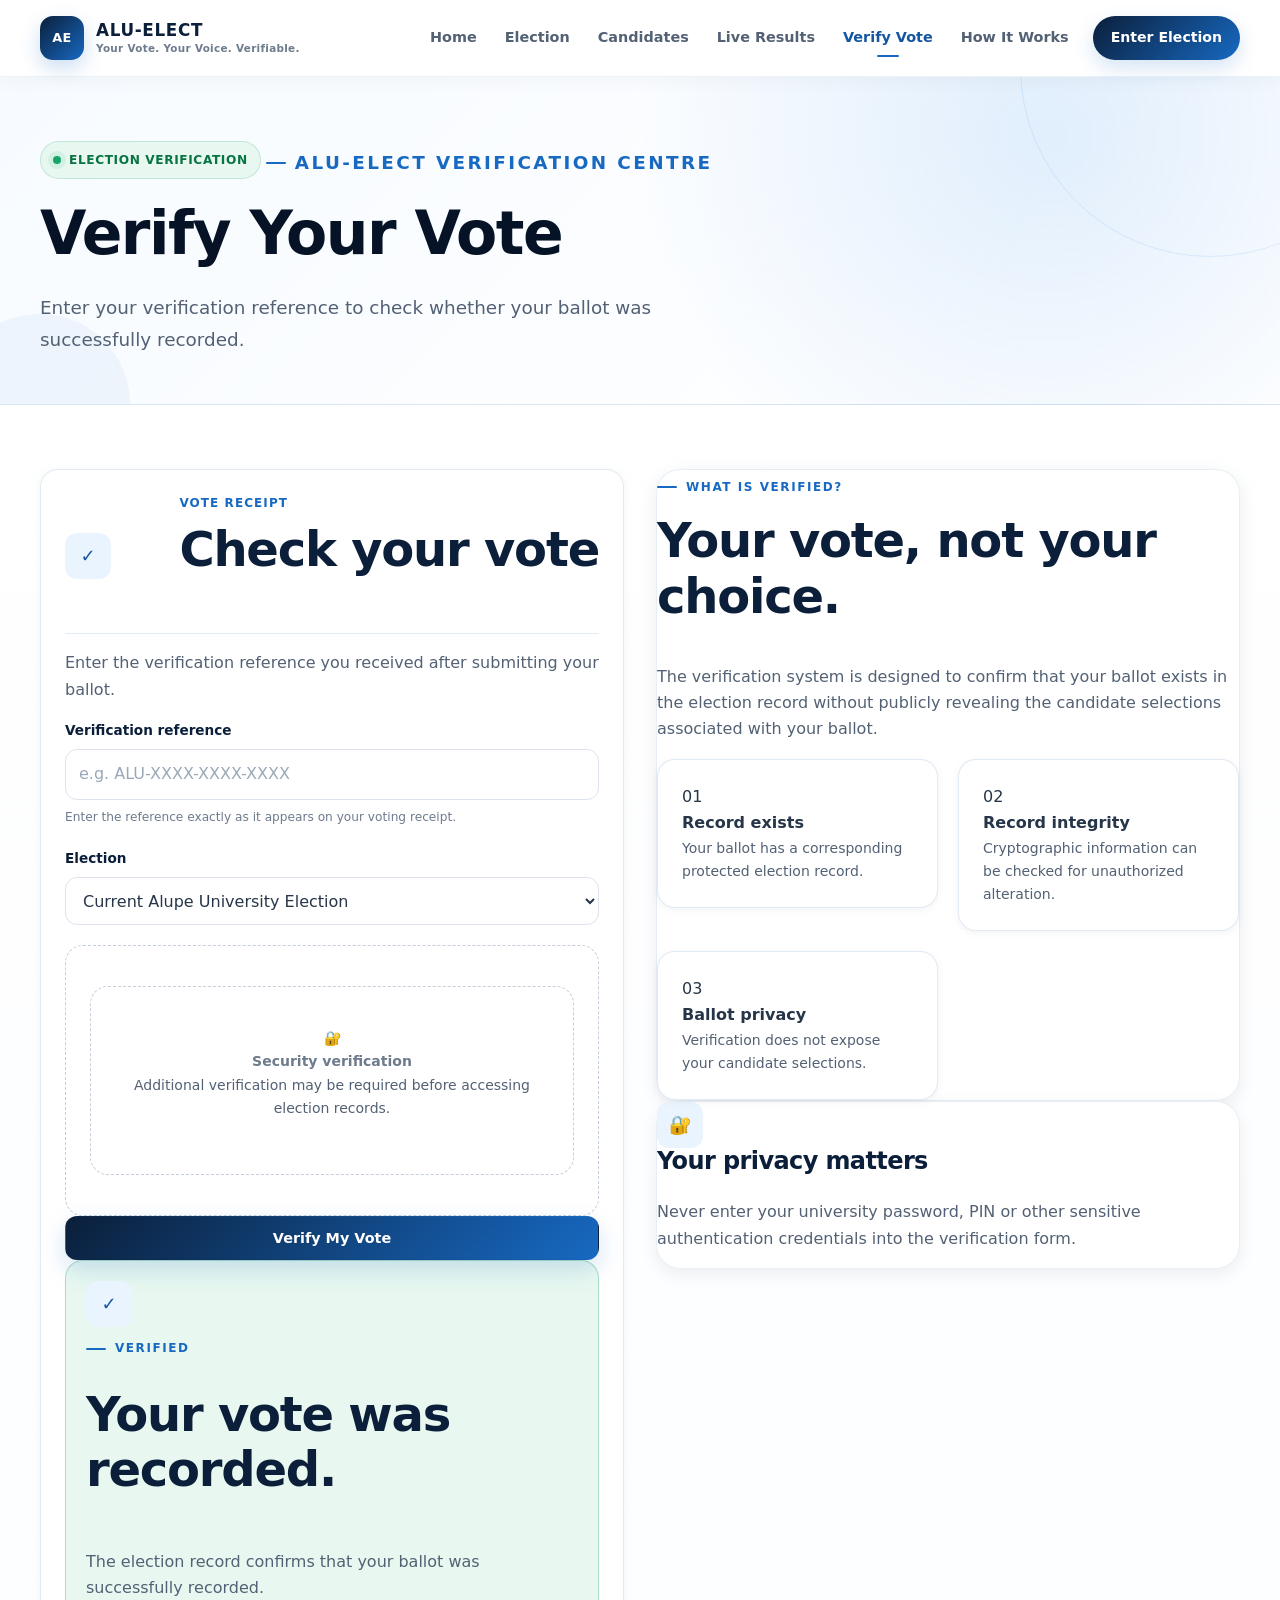
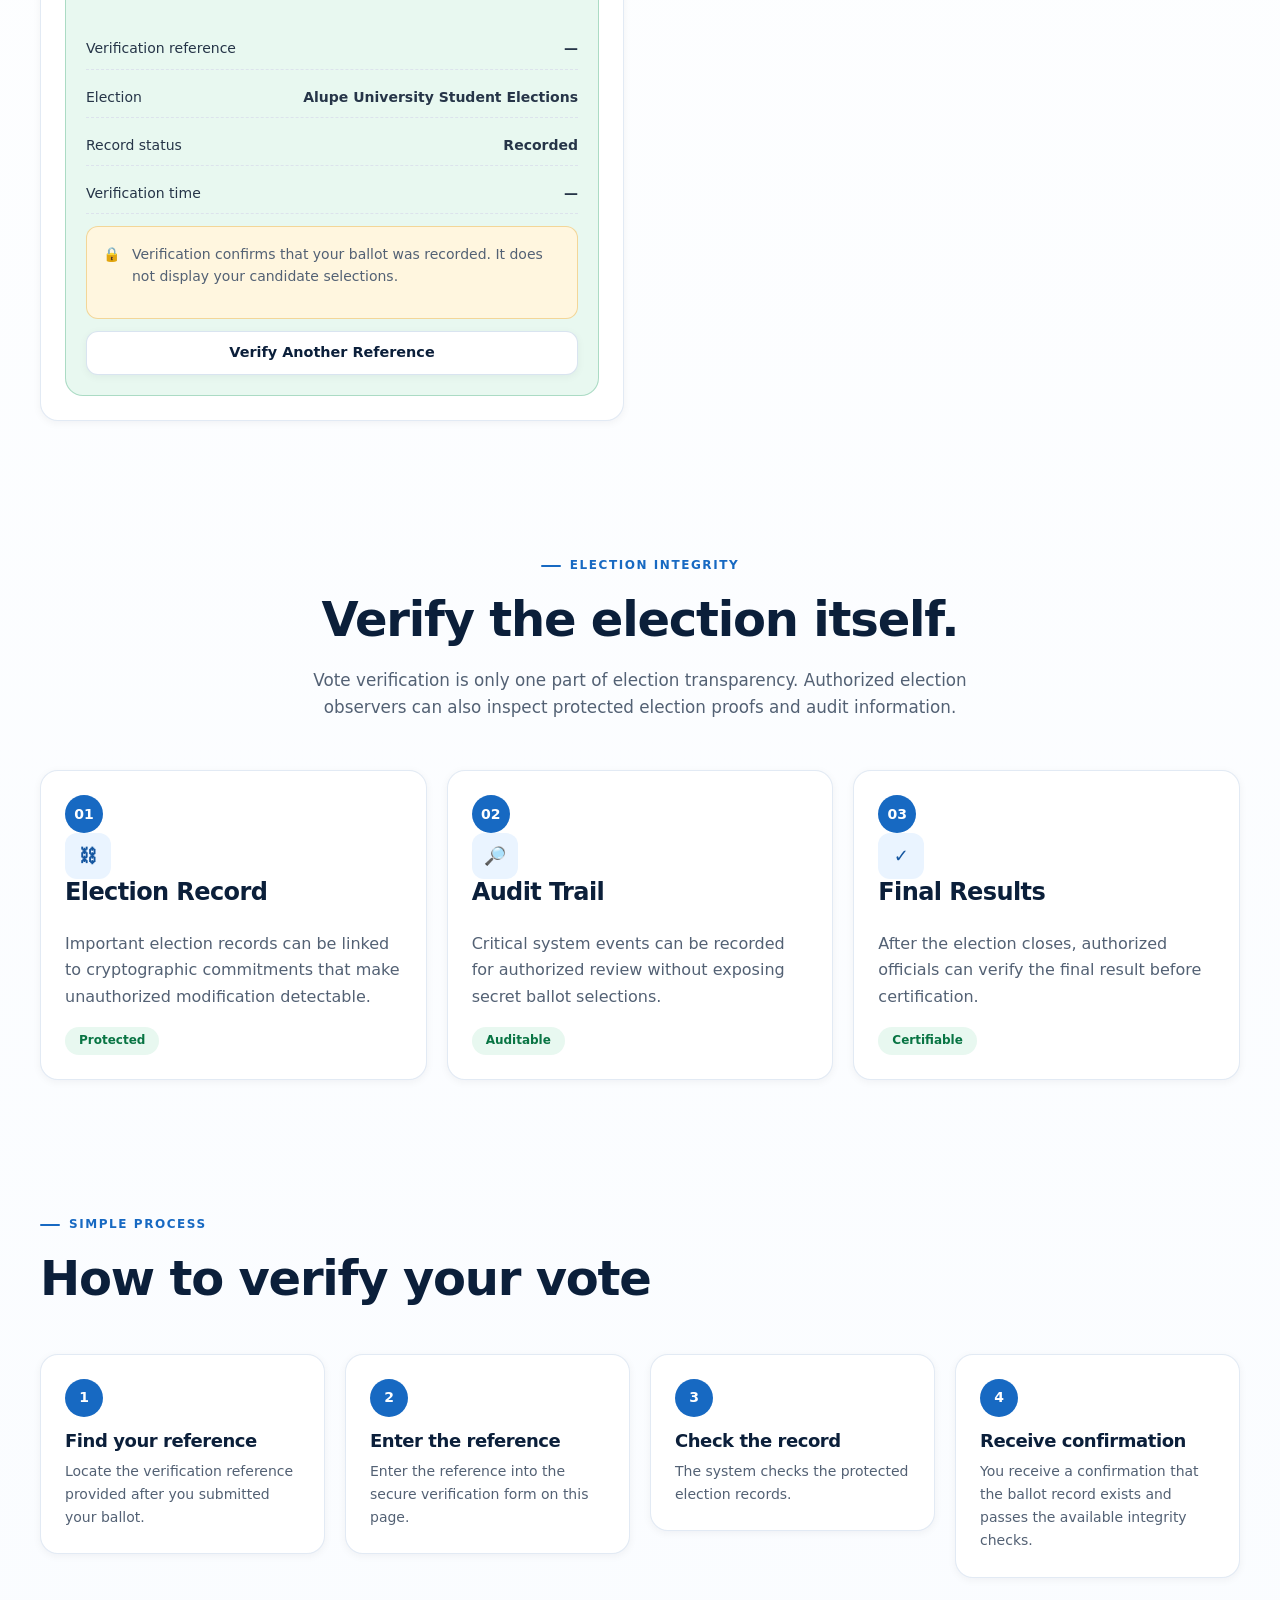
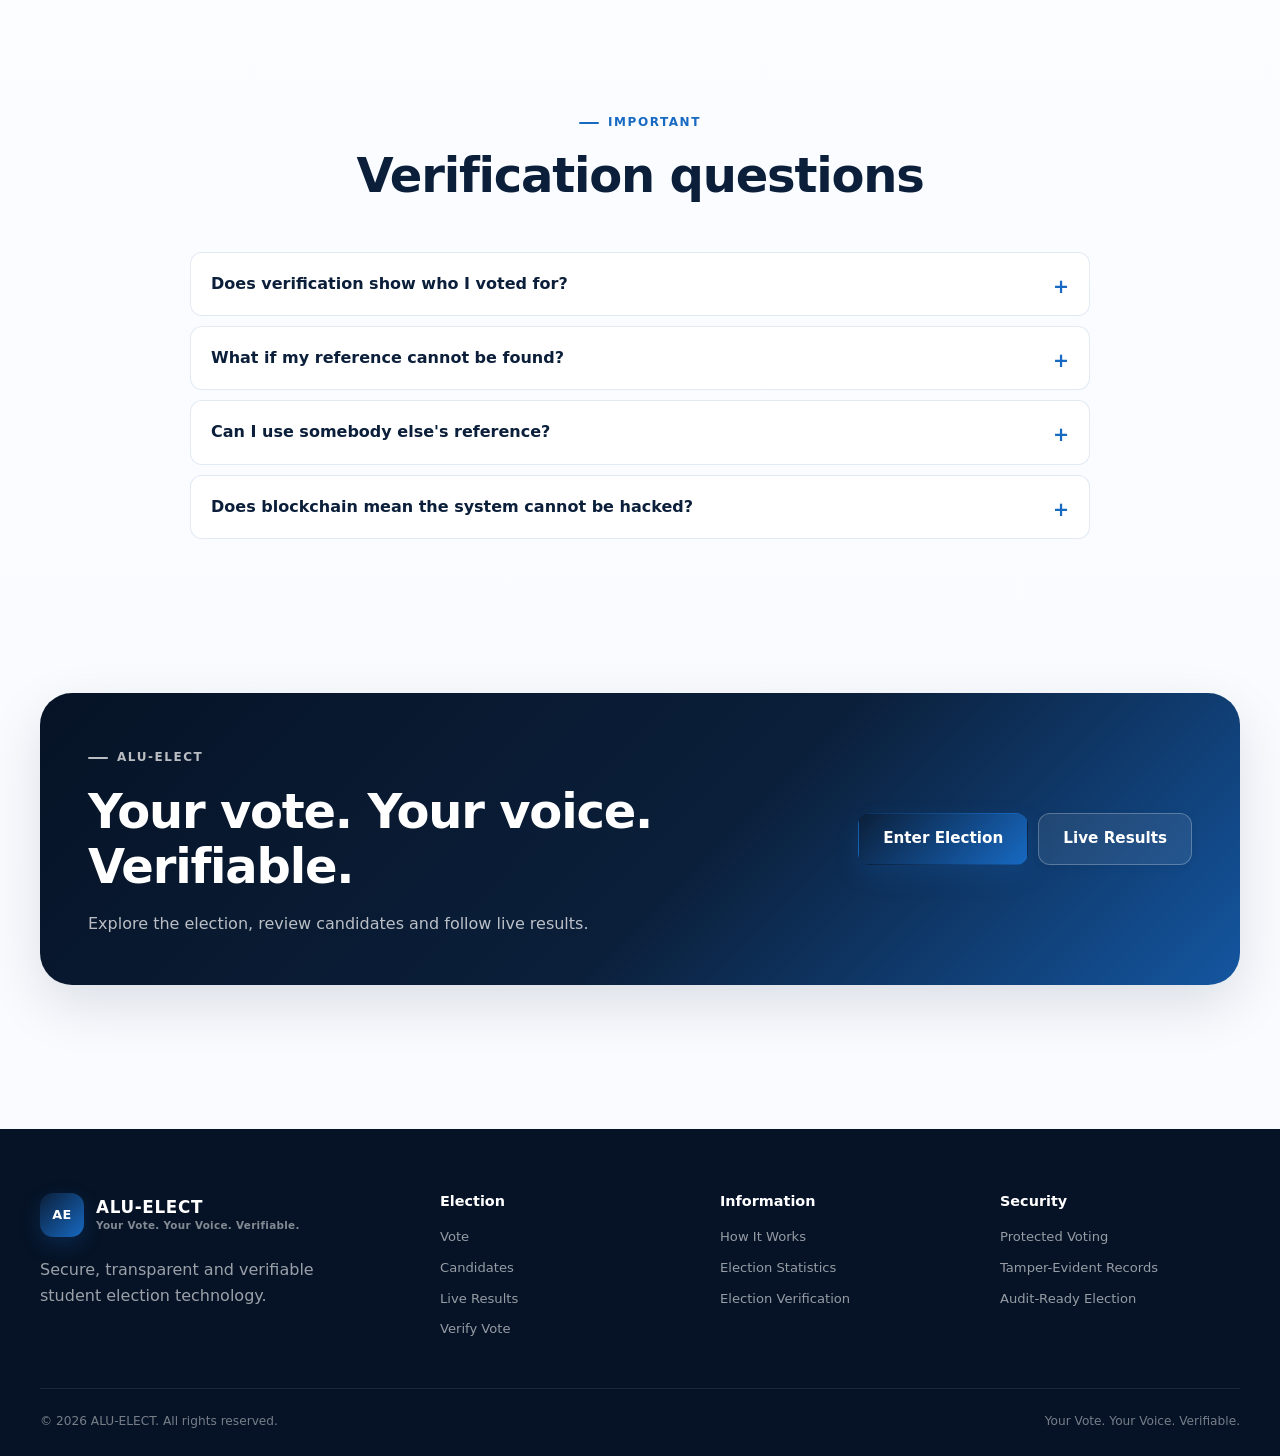
<file: verify.html>
<!DOCTYPE html>
<html lang="en">
<head>
    <meta charset="UTF-8">

    <meta
        name="viewport"
        content="width=device-width, initial-scale=1.0"
    >

    <meta
        name="description"
        content="Verify your ALU-ELECT vote and review election verification information."
    >

    <meta
        name="theme-color"
        content="#0b1f3a"
    >

    <title>Verify Vote | ALU-ELECT</title>

    <link rel="stylesheet" href="css/main.css">
    <link rel="stylesheet" href="css/pages.css">
</head>

<body>

    <!-- =========================================================
         ACCESSIBILITY
    ========================================================== -->

    <a
        class="skip-link"
        href="#main-content"
    >
        Skip to verification
    </a>


    <!-- =========================================================
         HEADER
    ========================================================== -->

    <header class="site-header" id="siteHeader">

        <div class="container nav-container">

            <a
                href="index.html"
                class="brand"
                aria-label="ALU-ELECT Home"
            >

                <div
                    class="brand-mark"
                    aria-hidden="true"
                >
                    AE
                </div>

                <div class="brand-text">

                    <span class="brand-name">
                        ALU-ELECT
                    </span>

                    <span class="brand-tagline">
                        Your Vote. Your Voice. Verifiable.
                    </span>

                </div>

            </a>


            <button
                class="mobile-menu-toggle"
                id="mobileMenuToggle"
                type="button"
                aria-label="Open navigation menu"
                aria-expanded="false"
                aria-controls="mainNavigation"
            >

                <span></span>
                <span></span>
                <span></span>

            </button>


            <nav
                class="main-navigation"
                id="mainNavigation"
                aria-label="Main navigation"
            >

                <a
                    href="index.html"
                    class="nav-link"
                >
                    Home
                </a>

                <a
                    href="election.html"
                    class="nav-link"
                >
                    Election
                </a>

                <a
                    href="candidates.html"
                    class="nav-link"
                >
                    Candidates
                </a>

                <a
                    href="results.html"
                    class="nav-link"
                >
                    Live Results
                </a>

                <a
                    href="verify.html"
                    class="nav-link active"
                    aria-current="page"
                >
                    Verify Vote
                </a>

                <a
                    href="how-it-works.html"
                    class="nav-link"
                >
                    How It Works
                </a>

                <a
                    href="election.html"
                    class="nav-button"
                >
                    Enter Election
                </a>

            </nav>

        </div>

    </header>


    <!-- =========================================================
         MAIN
    ========================================================== -->

    <main id="main-content">


        <!-- =====================================================
             HERO
        ====================================================== -->

        <section class="page-hero verification-hero">

            <div class="container">

                <div class="page-hero-content">

                    <div class="live-status-badge">

                        <span
                            class="status-dot"
                            aria-hidden="true"
                        ></span>

                        <span>
                            Election Verification
                        </span>

                    </div>


                    <p class="eyebrow">
                        ALU-ELECT VERIFICATION CENTRE
                    </p>


                    <h1>
                        Verify Your Vote
                    </h1>


                    <p>
                        Enter your verification reference to check
                        whether your ballot was successfully recorded.
                    </p>

                </div>

            </div>

        </section>


        <!-- =====================================================
             VERIFICATION FORM
        ====================================================== -->

        <section class="vote-verification-section section">

            <div class="container verification-layout">


                <!-- =================================================
                     VERIFICATION FORM
                ================================================== -->

                <div class="verification-form-column">

                    <div class="verification-form-card">

                        <div class="verification-form-header">

                            <div
                                class="verification-form-icon"
                                aria-hidden="true"
                            >
                                ✓
                            </div>

                            <div>

                                <span class="card-label">
                                    VOTE RECEIPT
                                </span>

                                <h2>
                                    Check your vote
                                </h2>

                            </div>

                        </div>


                        <p>
                            Enter the verification reference you
                            received after submitting your ballot.
                        </p>


                        <form
                            id="verificationForm"
                            novalidate
                        >

                            <div class="form-group">

                                <label
                                    for="receiptId"
                                >
                                    Verification reference
                                </label>

                                <input
                                    type="text"
                                    id="receiptId"
                                    name="receiptId"
                                    placeholder="e.g. ALU-XXXX-XXXX-XXXX"
                                    autocomplete="off"
                                    spellcheck="false"
                                    required
                                    minlength="8"
                                    maxlength="100"
                                    aria-describedby="receiptHelp receiptError"
                                >

                                <small id="receiptHelp">
                                    Enter the reference exactly as it
                                    appears on your voting receipt.
                                </small>

                                <div
                                    class="form-error"
                                    id="receiptError"
                                    role="alert"
                                    aria-live="polite"
                                ></div>

                            </div>


                            <!-- Optional election reference -->

                            <div class="form-group">

                                <label
                                    for="electionReference"
                                >
                                    Election
                                </label>

                                <select
                                    id="electionReference"
                                    name="electionReference"
                                >

                                    <option value="current">
                                        Current Alupe University Election
                                    </option>

                                </select>

                            </div>


                            <!-- Human verification hook -->

                            <div
                                class="verification-challenge"
                                id="verificationChallenge"
                            >

                                <div class="challenge-placeholder">

                                    <span
                                        aria-hidden="true"
                                    >
                                        🔐
                                    </span>

                                    <div>

                                        <strong>
                                            Security verification
                                        </strong>

                                        <p>
                                            Additional verification may
                                            be required before accessing
                                            election records.
                                        </p>

                                    </div>

                                </div>

                                <!--
                                    Future authentication / anti-bot
                                    challenge can be inserted here.
                                -->

                            </div>


                            <button
                                type="submit"
                                class="button button-primary button-full"
                                id="verifyVoteButton"
                            >
                                Verify My Vote
                            </button>

                        </form>


                        <!-- =================================================
                             VERIFICATION LOADING
                        ================================================== -->

                        <div
                            class="verification-loading"
                            id="verificationLoading"
                            hidden
                            aria-live="polite"
                        >

                            <div
                                class="loading-spinner"
                                aria-hidden="true"
                            ></div>

                            <strong>
                                Checking election records...
                            </strong>

                            <p>
                                Please wait while the verification
                                request is processed.
                            </p>

                        </div>


                        <!-- =================================================
                             VERIFICATION RESULT
                        ================================================== -->

                        <div
                            class="verification-result"
                            id="verificationResult"
                            hidden
                            aria-live="polite"
                        >

                            <div
                                class="verification-result-icon"
                                id="verificationResultIcon"
                                aria-hidden="true"
                            >
                                ✓
                            </div>


                            <span
                                class="eyebrow"
                                id="verificationResultLabel"
                            >
                                VERIFIED
                            </span>


                            <h2 id="verificationResultTitle">
                                Your vote was recorded.
                            </h2>


                            <p id="verificationResultMessage">
                                The election record confirms that your
                                ballot was successfully recorded.
                            </p>


                            <div class="verification-result-details">

                                <div>

                                    <span>
                                        Verification reference
                                    </span>

                                    <strong id="verifiedReceiptId">
                                        —
                                    </strong>

                                </div>


                                <div>

                                    <span>
                                        Election
                                    </span>

                                    <strong id="verifiedElection">
                                        Alupe University Student Elections
                                    </strong>

                                </div>


                                <div>

                                    <span>
                                        Record status
                                    </span>

                                    <strong id="verifiedRecordStatus">
                                        Recorded
                                    </strong>

                                </div>


                                <div>

                                    <span>
                                        Verification time
                                    </span>

                                    <strong id="verificationTimestamp">
                                        —
                                    </strong>

                                </div>

                            </div>


                            <div class="verification-privacy-message">

                                <span
                                    aria-hidden="true"
                                >
                                    🔒
                                </span>

                                <p>
                                    Verification confirms that your
                                    ballot was recorded. It does not
                                    display your candidate selections.
                                </p>

                            </div>


                            <button
                                type="button"
                                class="button button-secondary"
                                id="verifyAnotherVote"
                            >
                                Verify Another Reference
                            </button>

                        </div>

                    </div>

                </div>


                <!-- =================================================
                     HOW VERIFICATION WORKS
                ================================================== -->

                <aside class="verification-info-column">

                    <div class="verification-info-card">

                        <span class="eyebrow">
                            WHAT IS VERIFIED?
                        </span>

                        <h2>
                            Your vote, not your choice.
                        </h2>

                        <p>
                            The verification system is designed to
                            confirm that your ballot exists in the
                            election record without publicly revealing
                            the candidate selections associated with
                            your ballot.
                        </p>


                        <div class="verification-info-list">

                            <div class="verification-info-item">

                                <span>
                                    01
                                </span>

                                <div>

                                    <strong>
                                        Record exists
                                    </strong>

                                    <p>
                                        Your ballot has a corresponding
                                        protected election record.
                                    </p>

                                </div>

                            </div>


                            <div class="verification-info-item">

                                <span>
                                    02
                                </span>

                                <div>

                                    <strong>
                                        Record integrity
                                    </strong>

                                    <p>
                                        Cryptographic information can
                                        be checked for unauthorized
                                        alteration.
                                    </p>

                                </div>

                            </div>


                            <div class="verification-info-item">

                                <span>
                                    03
                                </span>

                                <div>

                                    <strong>
                                        Ballot privacy
                                    </strong>

                                    <p>
                                        Verification does not expose
                                        your candidate selections.
                                    </p>

                                </div>

                            </div>

                        </div>

                    </div>


                    <!-- Security card -->

                    <div class="side-information-card">

                        <div
                            class="side-card-icon"
                            aria-hidden="true"
                        >
                            🔐
                        </div>

                        <h3>
                            Your privacy matters
                        </h3>

                        <p>
                            Never enter your university password,
                            PIN or other sensitive authentication
                            credentials into the verification form.
                        </p>

                    </div>

                </aside>

            </div>

        </section>


        <!-- =====================================================
             ELECTION PROOF
        ====================================================== -->

        <section class="election-proof-section section">

            <div class="container">

                <div class="section-heading centered">

                    <span class="eyebrow">
                        ELECTION INTEGRITY
                    </span>

                    <h2>
                        Verify the election itself.
                    </h2>

                    <p>
                        Vote verification is only one part of election
                        transparency. Authorized election observers can
                        also inspect protected election proofs and
                        audit information.
                    </p>

                </div>


                <div class="proof-grid">


                    <!-- Proof 1 -->

                    <article class="proof-card">

                        <div class="proof-number">
                            01
                        </div>

                        <div
                            class="proof-icon"
                            aria-hidden="true"
                        >
                            ⛓
                        </div>

                        <h3>
                            Election Record
                        </h3>

                        <p>
                            Important election records can be linked
                            to cryptographic commitments that make
                            unauthorized modification detectable.
                        </p>

                        <span class="proof-status">
                            Protected
                        </span>

                    </article>


                    <!-- Proof 2 -->

                    <article class="proof-card">

                        <div class="proof-number">
                            02
                        </div>

                        <div
                            class="proof-icon"
                            aria-hidden="true"
                        >
                            🔎
                        </div>

                        <h3>
                            Audit Trail
                        </h3>

                        <p>
                            Critical system events can be recorded for
                            authorized review without exposing secret
                            ballot selections.
                        </p>

                        <span class="proof-status">
                            Auditable
                        </span>

                    </article>


                    <!-- Proof 3 -->

                    <article class="proof-card">

                        <div class="proof-number">
                            03
                        </div>

                        <div
                            class="proof-icon"
                            aria-hidden="true"
                        >
                            ✓
                        </div>

                        <h3>
                            Final Results
                        </h3>

                        <p>
                            After the election closes, authorized
                            officials can verify the final result
                            before certification.
                        </p>

                        <span class="proof-status">
                            Certifiable
                        </span>

                    </article>

                </div>

            </div>

        </section>


        <!-- =====================================================
             VERIFICATION STEPS
        ====================================================== -->

        <section class="verification-steps-section section">

            <div class="container">

                <div class="section-heading">

                    <span class="eyebrow">
                        SIMPLE PROCESS
                    </span>

                    <h2>
                        How to verify your vote
                    </h2>

                </div>


                <div class="verification-steps">


                    <div class="verification-step">

                        <span class="step-number">
                            1
                        </span>

                        <div>

                            <h3>
                                Find your reference
                            </h3>

                            <p>
                                Locate the verification reference
                                provided after you submitted your
                                ballot.
                            </p>

                        </div>

                    </div>


                    <div class="verification-step">

                        <span class="step-number">
                            2
                        </span>

                        <div>

                            <h3>
                                Enter the reference
                            </h3>

                            <p>
                                Enter the reference into the secure
                                verification form on this page.
                            </p>

                        </div>

                    </div>


                    <div class="verification-step">

                        <span class="step-number">
                            3
                        </span>

                        <div>

                            <h3>
                                Check the record
                            </h3>

                            <p>
                                The system checks the protected
                                election records.
                            </p>

                        </div>

                    </div>


                    <div class="verification-step">

                        <span class="step-number">
                            4
                        </span>

                        <div>

                            <h3>
                                Receive confirmation
                            </h3>

                            <p>
                                You receive a confirmation that the
                                ballot record exists and passes the
                                available integrity checks.
                            </p>

                        </div>

                    </div>

                </div>

            </div>

        </section>


        <!-- =====================================================
             FAQ / IMPORTANT INFORMATION
        ====================================================== -->

        <section class="verification-faq-section section">

            <div class="container">

                <div class="section-heading centered">

                    <span class="eyebrow">
                        IMPORTANT
                    </span>

                    <h2>
                        Verification questions
                    </h2>

                </div>


                <div class="faq-list">


                    <details class="faq-item">

                        <summary>
                            Does verification show who I voted for?
                        </summary>

                        <div class="faq-answer">

                            <p>
                                No. The verification process is
                                designed to confirm that a ballot was
                                recorded without displaying the voter's
                                candidate selections.
                            </p>

                        </div>

                    </details>


                    <details class="faq-item">

                        <summary>
                            What if my reference cannot be found?
                        </summary>

                        <div class="faq-answer">

                            <p>
                                First check that the reference was
                                entered exactly as provided. If the
                                problem continues, contact the
                                authorized election support team.
                            </p>

                        </div>

                    </details>


                    <details class="faq-item">

                        <summary>
                            Can I use somebody else's reference?
                        </summary>

                        <div class="faq-answer">

                            <p>
                                Verification references should be
                                treated as private election records.
                                Only use the reference issued for your
                                own ballot.
                            </p>

                        </div>

                    </details>


                    <details class="faq-item">

                        <summary>
                            Does blockchain mean the system cannot be hacked?
                        </summary>

                        <div class="faq-answer">

                            <p>
                                No system should be described as
                                impossible to hack. ALU-ELECT is
                                designed with multiple security layers,
                                and blockchain or cryptographic records
                                are used as part of the overall
                                integrity and audit architecture.
                            </p>

                        </div>

                    </details>

                </div>

            </div>

        </section>


        <!-- =====================================================
             CTA
        ====================================================== -->

        <section class="cta-section section">

            <div class="container cta-container">

                <div class="cta-content">

                    <span class="eyebrow">
                        ALU-ELECT
                    </span>

                    <h2>
                        Your vote. Your voice. Verifiable.
                    </h2>

                    <p>
                        Explore the election, review candidates and
                        follow live results.
                    </p>

                </div>


                <div class="cta-actions">

                    <a
                        href="election.html"
                        class="button button-primary button-large"
                    >
                        Enter Election
                    </a>

                    <a
                        href="results.html"
                        class="button button-secondary button-large"
                    >
                        Live Results
                    </a>

                </div>

            </div>

        </section>

    </main>


    <!-- =========================================================
         FOOTER
    ========================================================== -->

    <footer class="site-footer">

        <div class="container footer-grid">


            <div class="footer-brand">

                <a
                    href="index.html"
                    class="brand footer-logo"
                >

                    <div
                        class="brand-mark"
                        aria-hidden="true"
                    >
                        AE
                    </div>

                    <div class="brand-text">

                        <span class="brand-name">
                            ALU-ELECT
                        </span>

                        <span class="brand-tagline">
                            Your Vote. Your Voice. Verifiable.
                        </span>

                    </div>

                </a>

                <p>
                    Secure, transparent and verifiable student
                    election technology.
                </p>

            </div>


            <div class="footer-column">

                <h3>
                    Election
                </h3>

                <a href="election.html">
                    Vote
                </a>

                <a href="candidates.html">
                    Candidates
                </a>

                <a href="results.html">
                    Live Results
                </a>

                <a href="verify.html">
                    Verify Vote
                </a>

            </div>


            <div class="footer-column">

                <h3>
                    Information
                </h3>

                <a href="how-it-works.html">
                    How It Works
                </a>

                <a href="results.html">
                    Election Statistics
                </a>

                <a href="verify.html">
                    Election Verification
                </a>

            </div>


            <div class="footer-column">

                <h3>
                    Security
                </h3>

                <span>
                    Protected Voting
                </span>

                <span>
                    Tamper-Evident Records
                </span>

                <span>
                    Audit-Ready Election
                </span>

            </div>

        </div>


        <div class="container footer-bottom">

            <p>
                © <span id="currentYear">2026</span>
                ALU-ELECT. All rights reserved.
            </p>

            <p>
                Your Vote. Your Voice. Verifiable.
            </p>

        </div>

    </footer>


    <!-- =========================================================
         JAVASCRIPT
         Verification functionality will be implemented later.
    ========================================================== -->

    <script src="js/app.js"></script>
    <script src="js/verify.js"></script>

</body>
</html>
</file>
<file: css/main.css>
/* ============================================================
   ALU-ELECT
   GLOBAL DESIGN SYSTEM
   File: css/main.css
   ============================================================ */


/* ============================================================
   01. ROOT VARIABLES
   ============================================================ */

:root {

    /* --------------------------------------------------------
       Brand Colors
    -------------------------------------------------------- */

    --color-navy-950: #061326;
    --color-navy-900: #0b1f3a;
    --color-navy-800: #102b4f;
    --color-navy-700: #173a64;

    --color-blue-700: #1456a0;
    --color-blue-600: #1769c2;
    --color-blue-500: #2585e8;
    --color-blue-400: #4ca3ff;
    --color-blue-100: #eaf4ff;

    --color-white: #ffffff;
    --color-white-soft: #f8fbff;

    --color-gray-50: #f7f9fc;
    --color-gray-100: #eef2f7;
    --color-gray-200: #dce3ec;
    --color-gray-300: #c5cfdb;
    --color-gray-400: #9aa8b8;
    --color-gray-500: #6d7b8d;
    --color-gray-600: #536174;
    --color-gray-700: #39475a;
    --color-gray-800: #263548;
    --color-gray-900: #172333;

    /* --------------------------------------------------------
       Status Colors
       -------------------------------------------------------- */

    --color-green-700: #087443;
    --color-green-600: #0b8f54;
    --color-green-500: #16a66a;
    --color-green-100: #e8f8f0;

    --color-yellow-600: #a66b00;
    --color-yellow-500: #d99200;
    --color-yellow-100: #fff6df;

    --color-red-700: #a51d2d;
    --color-red-600: #c52b3b;
    --color-red-500: #df4656;
    --color-red-100: #fff0f2;

    /* --------------------------------------------------------
       Typography
       -------------------------------------------------------- */

    --font-primary:
        Inter,
        ui-sans-serif,
        system-ui,
        -apple-system,
        BlinkMacSystemFont,
        "Segoe UI",
        sans-serif;

    --font-mono:
        "SFMono-Regular",
        Consolas,
        "Liberation Mono",
        monospace;

    /* --------------------------------------------------------
       Typography Scale
       -------------------------------------------------------- */

    --text-xs: 0.75rem;
    --text-sm: 0.875rem;
    --text-md: 1rem;
    --text-lg: 1.125rem;
    --text-xl: 1.25rem;
    --text-2xl: 1.5rem;
    --text-3xl: 1.875rem;
    --text-4xl: 2.25rem;
    --text-5xl: 3rem;
    --text-6xl: 3.75rem;

    /* --------------------------------------------------------
       Spacing
       -------------------------------------------------------- */

    --space-1: 0.25rem;
    --space-2: 0.5rem;
    --space-3: 0.75rem;
    --space-4: 1rem;
    --space-5: 1.25rem;
    --space-6: 1.5rem;
    --space-8: 2rem;
    --space-10: 2.5rem;
    --space-12: 3rem;
    --space-16: 4rem;
    --space-20: 5rem;
    --space-24: 6rem;

    /* --------------------------------------------------------
       Layout
       -------------------------------------------------------- */

    --container-width: 1200px;
    --container-wide: 1400px;

    --header-height: 76px;

    /* --------------------------------------------------------
       Borders
       -------------------------------------------------------- */

    --border-color: rgba(20, 86, 160, 0.12);
    --border-light: rgba(255, 255, 255, 0.45);

    /* --------------------------------------------------------
       Radius
       -------------------------------------------------------- */

    --radius-sm: 8px;
    --radius-md: 12px;
    --radius-lg: 18px;
    --radius-xl: 24px;
    --radius-2xl: 32px;
    --radius-pill: 999px;

    /* --------------------------------------------------------
       Shadows
       -------------------------------------------------------- */

    --shadow-xs:
        0 2px 8px rgba(6, 19, 38, 0.05);

    --shadow-sm:
        0 5px 18px rgba(6, 19, 38, 0.07);

    --shadow-md:
        0 12px 32px rgba(6, 19, 38, 0.09);

    --shadow-lg:
        0 20px 55px rgba(6, 19, 38, 0.12);

    --shadow-blue:
        0 14px 35px rgba(23, 105, 194, 0.18);

    /* --------------------------------------------------------
       Transitions
       -------------------------------------------------------- */

    --transition-fast:
        150ms ease;

    --transition:
        250ms ease;

    --transition-slow:
        400ms ease;

    /* --------------------------------------------------------
       Z-index
       -------------------------------------------------------- */

    --z-header: 1000;
    --z-overlay: 2000;
    --z-modal: 3000;
    --z-toast: 4000;
}


/* ============================================================
   02. RESET
   ============================================================ */

*,
*::before,
*::after {
    box-sizing: border-box;
}


html {
    scroll-behavior: smooth;
    font-size: 16px;
}


body {
    margin: 0;
    padding: 0;

    min-height: 100vh;

    background:
        linear-gradient(
            180deg,
            #ffffff 0%,
            #f8fbff 100%
        );

    color: var(--color-gray-800);

    font-family: var(--font-primary);

    font-size: var(--text-md);
    line-height: 1.65;

    -webkit-font-smoothing: antialiased;
    text-rendering: optimizeLegibility;
}


img,
svg,
video {
    display: block;
    max-width: 100%;
}


img {
    height: auto;
}


button,
input,
select,
textarea {
    font: inherit;
}


button {
    cursor: pointer;
}


button:disabled {
    cursor: not-allowed;
}


a {
    color: inherit;
    text-decoration: none;
}


ul,
ol {
    margin: 0;
    padding: 0;
    list-style: none;
}


h1,
h2,
h3,
h4,
h5,
h6,
p {
    margin-top: 0;
}


h1,
h2,
h3,
h4,
h5,
h6 {
    color: var(--color-navy-900);
    line-height: 1.15;
    letter-spacing: -0.025em;
}


h1 {
    font-size: clamp(
        2.5rem,
        6vw,
        var(--text-6xl)
    );
}


h2 {
    font-size: clamp(
        2rem,
        4vw,
        var(--text-5xl)
    );
}


h3 {
    font-size: clamp(
        1.25rem,
        2vw,
        var(--text-2xl)
    );
}


p {
    color: var(--color-gray-600);
}


/* ============================================================
   03. ACCESSIBILITY
   ============================================================ */

.sr-only {
    position: absolute;

    width: 1px;
    height: 1px;

    padding: 0;
    margin: -1px;

    overflow: hidden;

    clip: rect(0, 0, 0, 0);

    white-space: nowrap;

    border: 0;
}


.skip-link {
    position: fixed;

    top: -100px;
    left: 20px;

    z-index: 9999;

    padding: 12px 18px;

    border-radius: var(--radius-md);

    background: var(--color-navy-900);
    color: var(--color-white);

    font-weight: 700;

    transition: top var(--transition-fast);
}


.skip-link:focus {
    top: 20px;
}


:focus-visible {
    outline: 3px solid rgba(37, 133, 232, 0.45);
    outline-offset: 3px;
}


/* ============================================================
   04. CONTAINER
   ============================================================ */

.container {
    width: min(
        calc(100% - 40px),
        var(--container-width)
    );

    margin-inline: auto;
}


.container-wide {
    width: min(
        calc(100% - 40px),
        var(--container-wide)
    );

    margin-inline: auto;
}


/* ============================================================
   05. HEADER
   ============================================================ */

.site-header {
    position: sticky;
    top: 0;

    z-index: var(--z-header);

    width: 100%;

    background: rgba(255, 255, 255, 0.94);

    border-bottom: 1px solid rgba(20, 86, 160, 0.08);

    box-shadow:
        0 3px 20px rgba(6, 19, 38, 0.04);
}


.nav-container {
    min-height: var(--header-height);

    display: flex;
    align-items: center;
    justify-content: space-between;

    gap: var(--space-8);
}


/* ============================================================
   06. BRAND
   ============================================================ */

.brand {
    display: inline-flex;
    align-items: center;

    gap: 12px;

    flex-shrink: 0;
}


.brand-mark {
    width: 44px;
    height: 44px;

    display: grid;
    place-items: center;

    border-radius: 13px;

    background:
        linear-gradient(
            135deg,
            var(--color-navy-900),
            var(--color-blue-600)
        );

    color: var(--color-white);

    font-size: 0.8rem;
    font-weight: 900;
    letter-spacing: 0.04em;

    box-shadow:
        0 8px 20px rgba(23, 105, 194, 0.22);
}


.brand-text {
    display: flex;
    flex-direction: column;

    min-width: 0;
}


.brand-name {
    color: var(--color-navy-900);

    font-size: 1.05rem;
    font-weight: 900;

    line-height: 1.1;
    letter-spacing: 0.04em;
}


.brand-tagline {
    margin-top: 3px;

    color: var(--color-gray-500);

    font-size: 0.65rem;
    font-weight: 600;

    line-height: 1.2;

    letter-spacing: 0.03em;
}


/* ============================================================
   07. MAIN NAVIGATION
   ============================================================ */

.main-navigation {
    display: flex;
    align-items: center;

    gap: 4px;
}


.nav-link {
    position: relative;

    padding: 10px 12px;

    border-radius: var(--radius-md);

    color: var(--color-gray-600);

    font-size: 0.9rem;
    font-weight: 650;

    transition:
        color var(--transition-fast),
        background var(--transition-fast);
}


.nav-link::after {
    content: "";

    position: absolute;

    left: 50%;
    bottom: 3px;

    width: 0;
    height: 2px;

    border-radius: var(--radius-pill);

    background: var(--color-blue-600);

    transform: translateX(-50%);

    transition: width var(--transition);
}


.nav-link:hover {
    color: var(--color-navy-900);

    background:
        rgba(23, 105, 194, 0.05);
}


.nav-link.active {
    color: var(--color-blue-700);
}


.nav-link.active::after {
    width: 22px;
}


.nav-button {
    display: inline-flex;
    align-items: center;
    justify-content: center;

    min-height: 44px;

    margin-left: 8px;
    padding: 0 18px;

    border-radius: var(--radius-pill);

    background:
        linear-gradient(
            135deg,
            var(--color-navy-900),
            var(--color-blue-600)
        );

    color: var(--color-white);

    font-size: 0.88rem;
    font-weight: 750;

    box-shadow:
        0 8px 20px rgba(23, 105, 194, 0.18);

    transition:
        transform var(--transition-fast),
        box-shadow var(--transition-fast);
}


.nav-button:hover {
    color: var(--color-white);

    transform: translateY(-2px);

    box-shadow:
        0 12px 28px rgba(23, 105, 194, 0.25);
}


/* ============================================================
   08. MOBILE MENU
   ============================================================ */

.mobile-menu-toggle {
    display: none;

    width: 44px;
    height: 44px;

    padding: 8px;

    border: 1px solid var(--border-color);

    border-radius: var(--radius-md);

    background: var(--color-white);
}


.mobile-menu-toggle span {
    display: block;

    width: 100%;
    height: 2px;

    margin: 5px 0;

    border-radius: 4px;

    background: var(--color-navy-900);
}


/* ============================================================
   09. GENERAL SECTIONS
   ============================================================ */

.section {
    position: relative;

    padding: var(--space-24) 0;
}


.section-heading {
    max-width: 760px;

    margin-bottom: var(--space-12);
}


.section-heading.centered {
    margin-inline: auto;

    text-align: center;
}


.section-heading h2 {
    margin-bottom: var(--space-5);
}


.section-heading p {
    max-width: 680px;

    margin-bottom: 0;

    font-size: 1.05rem;
}


.section-heading.centered p {
    margin-inline: auto;
}


/* ============================================================
   10. EYEBROW
   ============================================================ */

.eyebrow {
    display: inline-flex;
    align-items: center;

    margin-bottom: var(--space-4);

    color: var(--color-blue-600);

    font-size: 0.75rem;
    font-weight: 850;

    letter-spacing: 0.13em;
    text-transform: uppercase;
}


.eyebrow::before {
    content: "";

    width: 20px;
    height: 2px;

    margin-right: 9px;

    border-radius: var(--radius-pill);

    background: currentColor;
}


/* ============================================================
   11. HERO
   ============================================================ */

.page-hero {
    position: relative;

    overflow: hidden;

    padding:
        100px
        0
        90px;

    background:
        radial-gradient(
            circle at 80% 20%,
            rgba(37, 133, 232, 0.14),
            transparent 34%
        ),
        linear-gradient(
            135deg,
            #f7fbff,
            #ffffff
        );

    border-bottom:
        1px solid
        rgba(20, 86, 160, 0.08);
}


.page-hero::before {
    content: "";

    position: absolute;

    width: 380px;
    height: 380px;

    top: -200px;
    right: -120px;

    border-radius: 50%;

    border:
        1px solid
        rgba(37, 133, 232, 0.12);

    pointer-events: none;
}


.page-hero::after {
    content: "";

    position: absolute;

    width: 180px;
    height: 180px;

    bottom: -90px;
    left: -50px;

    border-radius: 50%;

    background:
        rgba(23, 105, 194, 0.05);

    pointer-events: none;
}


.page-hero-content {
    position: relative;

    z-index: 1;

    max-width: 900px;
}


.page-hero h1 {
    max-width: 850px;

    margin-bottom: var(--space-6);

    color: var(--color-navy-950);
}


.page-hero h1 span {
    color: var(--color-blue-600);
}


.page-hero p {
    max-width: 720px;

    margin-bottom: 0;

    font-size: 1.15rem;
    line-height: 1.75;
}


/* ============================================================
   12. LIVE STATUS BADGE
   ============================================================ */

.live-status-badge {
    display: inline-flex;
    align-items: center;

    gap: 8px;

    margin-bottom: var(--space-5);
    padding: 8px 12px;

    border:
        1px solid
        rgba(22, 166, 106, 0.2);

    border-radius: var(--radius-pill);

    background:
        var(--color-green-100);

    color: var(--color-green-700);

    font-size: 0.76rem;
    font-weight: 800;

    letter-spacing: 0.05em;
    text-transform: uppercase;
}


.status-dot {
    width: 8px;
    height: 8px;

    flex-shrink: 0;

    border-radius: 50%;

    background: var(--color-green-500);

    box-shadow:
        0 0 0 5px
        rgba(22, 166, 106, 0.10);

    animation:
        statusPulse 2s infinite;
}


@keyframes statusPulse {

    0%,
    100% {
        box-shadow:
            0 0 0 4px
            rgba(22, 166, 106, 0.08);
    }

    50% {
        box-shadow:
            0 0 0 8px
            rgba(22, 166, 106, 0.02);
    }
}


/* ============================================================
   13. HERO ACTIONS
   ============================================================ */

.hero-actions {
    display: flex;
    flex-wrap: wrap;

    gap: 12px;

    margin-top: var(--space-8);
}


/* ============================================================
   14. BUTTONS
   ============================================================ */

.button {
    display: inline-flex;
    align-items: center;
    justify-content: center;

    min-height: 44px;

    padding:
        0
        18px;

    border: 1px solid transparent;

    border-radius: var(--radius-md);

    font-size: 0.9rem;
    font-weight: 750;

    line-height: 1;

    text-align: center;

    transition:
        transform var(--transition-fast),
        box-shadow var(--transition-fast),
        background var(--transition-fast),
        border-color var(--transition-fast);
}


.button:hover {
    transform: translateY(-2px);
}


.button:active {
    transform: translateY(0);
}


.button-primary {
    background:
        linear-gradient(
            135deg,
            var(--color-navy-900),
            var(--color-blue-600)
        );

    color: var(--color-white);

    box-shadow:
        0 10px 25px
        rgba(23, 105, 194, 0.18);
}


.button-primary:hover {
    color: var(--color-white);

    box-shadow:
        0 15px 32px
        rgba(23, 105, 194, 0.25);
}


.button-secondary {
    border-color:
        rgba(20, 86, 160, 0.16);

    background: var(--color-white);

    color: var(--color-navy-900);

    box-shadow: var(--shadow-xs);
}


.button-secondary:hover {
    border-color:
        rgba(20, 86, 160, 0.3);

    background:
        var(--color-blue-100);
}


.button-danger {
    background:
        var(--color-red-600);

    color: var(--color-white);

    box-shadow:
        0 8px 20px
        rgba(197, 43, 59, 0.16);
}


.button-danger:hover {
    background:
        var(--color-red-700);

    color: var(--color-white);
}


.button-large {
    min-height: 52px;

    padding:
        0
        24px;

    font-size: 0.95rem;
}


.button-small {
    min-height: 38px;

    padding:
        0
        13px;

    font-size: 0.78rem;
}


.button-full {
    width: 100%;
}


/* ============================================================
   15. GLASS / PREMIUM CARDS
   ============================================================ */

.glass-card {
    background:
        linear-gradient(
            135deg,
            rgba(255, 255, 255, 0.95),
            rgba(248, 251, 255, 0.88)
        );

    border:
        1px solid
        rgba(255, 255, 255, 0.9);

    box-shadow:
        var(--shadow-md);

    border-radius:
        var(--radius-xl);
}


.card {
    background: var(--color-white);

    border:
        1px solid
        var(--border-color);

    border-radius:
        var(--radius-xl);

    box-shadow:
        var(--shadow-sm);
}


/* ============================================================
   16. GENERAL CARDS
   ============================================================ */

.feature-card,
.info-card,
.proof-card,
.security-layer-card,
.results-feature-card,
.trust-principle,
.verification-info-card,
.side-information-card {
    background:
        rgba(255, 255, 255, 0.94);

    border:
        1px solid
        rgba(20, 86, 160, 0.10);

    border-radius:
        var(--radius-xl);

    box-shadow:
        var(--shadow-sm);

    transition:
        transform var(--transition),
        box-shadow var(--transition),
        border-color var(--transition);
}


.feature-card:hover,
.info-card:hover,
.proof-card:hover,
.security-layer-card:hover,
.results-feature-card:hover,
.trust-principle:hover {
    transform: translateY(-5px);

    border-color:
        rgba(37, 133, 232, 0.20);

    box-shadow:
        var(--shadow-lg);
}


/* ============================================================
   17. FORM ELEMENTS
   ============================================================ */

.form-group {
    margin-bottom: var(--space-5);
}


.form-group label {
    display: block;

    margin-bottom: 8px;

    color: var(--color-navy-900);

    font-size: 0.85rem;
    font-weight: 750;
}


.form-group small {
    display: block;

    margin-top: 7px;

    color: var(--color-gray-500);

    font-size: 0.76rem;
}


input,
select,
textarea {
    width: 100%;

    min-height: 48px;

    padding:
        11px
        13px;

    border:
        1px solid
        var(--color-gray-200);

    border-radius:
        var(--radius-md);

    background:
        var(--color-white);

    color:
        var(--color-gray-800);

    outline: none;

    transition:
        border-color var(--transition-fast),
        box-shadow var(--transition-fast);
}


input::placeholder,
textarea::placeholder {
    color: var(--color-gray-400);
}


input:hover,
select:hover,
textarea:hover {
    border-color:
        var(--color-gray-300);
}


input:focus,
select:focus,
textarea:focus {
    border-color:
        var(--color-blue-500);

    box-shadow:
        0 0 0 4px
        rgba(37, 133, 232, 0.10);
}


textarea {
    min-height: 120px;

    resize: vertical;
}


/* ============================================================
   18. FORM ERROR
   ============================================================ */

.form-error {
    margin-top: 6px;

    color: var(--color-red-600);

    font-size: 0.78rem;
}


.form-group.has-error input,
.form-group.has-error select,
.form-group.has-error textarea {
    border-color:
        var(--color-red-500);
}


/* ============================================================
   19. CTA SECTION
   ============================================================ */

.cta-section {
    padding:
        80px
        0;
}


.cta-container {
    display: flex;
    align-items: center;
    justify-content: space-between;

    gap: var(--space-10);

    padding:
        48px;

    overflow: hidden;

    border-radius:
        var(--radius-2xl);

    background:
        linear-gradient(
            135deg,
            var(--color-navy-950),
            var(--color-navy-900) 55%,
            var(--color-blue-700)
        );

    box-shadow:
        var(--shadow-lg);
}


.cta-content {
    max-width: 650px;
}


.cta-content .eyebrow {
    color:
        rgba(255, 255, 255, 0.72);
}


.cta-content h2 {
    margin-bottom: var(--space-4);

    color:
        var(--color-white);
}


.cta-content p {
    margin-bottom: 0;

    color:
        rgba(255, 255, 255, 0.72);
}


.cta-actions {
    display: flex;
    flex-wrap: wrap;

    gap: 10px;

    flex-shrink: 0;
}


.cta-section .button-secondary {
    border-color:
        rgba(255, 255, 255, 0.25);

    background:
        rgba(255, 255, 255, 0.08);

    color:
        var(--color-white);
}


.cta-section .button-secondary:hover {
    background:
        rgba(255, 255, 255, 0.15);
}


/* ============================================================
   20. FOOTER
   ============================================================ */

.site-footer {
    margin-top: var(--space-16);

    padding:
        64px
        0
        25px;

    background:
        var(--color-navy-950);

    color:
        rgba(255, 255, 255, 0.72);
}


.footer-grid {
    display: grid;

    grid-template-columns:
        1.5fr
        1fr
        1fr
        1fr;

    gap:
        var(--space-10);

    padding-bottom:
        var(--space-12);

    border-bottom:
        1px solid
        rgba(255, 255, 255, 0.09);
}


.footer-logo .brand-name {
    color: var(--color-white);
}


.footer-logo .brand-tagline {
    color:
        rgba(255, 255, 255, 0.50);
}


.footer-brand > p {
    max-width: 330px;

    margin-top: var(--space-5);

    color:
        rgba(255, 255, 255, 0.60);
}


.footer-column {
    display: flex;
    flex-direction: column;

    align-items: flex-start;

    gap: 9px;
}


.footer-column h3 {
    margin-bottom: 8px;

    color:
        var(--color-white);

    font-size: 0.9rem;

    letter-spacing: 0;
}


.footer-column a,
.footer-column span {
    color:
        rgba(255, 255, 255, 0.58);

    font-size: 0.82rem;

    transition:
        color var(--transition-fast);
}


.footer-column a:hover {
    color:
        var(--color-white);
}


.footer-bottom {
    display: flex;
    justify-content: space-between;

    gap: 20px;

    padding-top:
        22px;
}


.footer-bottom p {
    margin: 0;

    color:
        rgba(255, 255, 255, 0.45);

    font-size: 0.76rem;
}


/* ============================================================
   21. MODALS
   ============================================================ */

/*
 * Modals are CLOSED until something opens them.
 *
 * This used to be `display: grid` with no closed state, so every dialog on
 * every page was permanently on screen - including the "your vote was
 * recorded" success dialog, which appeared before anybody had voted.
 * Visibility is driven off aria-hidden so the visual state and the state
 * announced to assistive technology can never disagree; ALUApp.openModal /
 * closeModal set aria-hidden and .is-open together.
 */
.modal,
.admin-modal {
    position: fixed;

    inset: 0;

    z-index: var(--z-modal);

    display: none;
    place-items: center;

    padding: 20px;
}


.modal.is-open,
.modal[aria-hidden="false"],
.admin-modal.is-open,
.admin-modal[aria-hidden="false"] {
    display: grid;
}


/* An explicit hidden attribute always wins, open or not. */
.modal[hidden],
.admin-modal[hidden] {
    display: none;
}


/* Stop the page behind an open dialog from scrolling. */
body.modal-open {
    overflow: hidden;
}


.modal-overlay,
.admin-modal-overlay {
    position: absolute;

    inset: 0;

    background:
        rgba(6, 19, 38, 0.64);
}


.modal-content,
.admin-modal-content {
    position: relative;

    z-index: 1;

    width: min(
        100%,
        650px
    );

    max-height:
        calc(100vh - 40px);

    overflow-y: auto;

    padding:
        32px;

    border:
        1px solid
        rgba(255, 255, 255, 0.7);

    border-radius:
        var(--radius-xl);

    background:
        var(--color-white);

    box-shadow:
        0 30px 80px
        rgba(6, 19, 38, 0.25);
}


.modal-close {
    position: absolute;

    top: 16px;
    right: 16px;

    width: 38px;
    height: 38px;

    display: grid;
    place-items: center;

    border: 0;

    border-radius: 50%;

    background:
        var(--color-gray-100);

    color:
        var(--color-gray-700);

    font-size: 1.3rem;

    cursor: pointer;
}


.modal-close:hover {
    background:
        var(--color-gray-200);
}


/* ============================================================
   22. FAQ
   ============================================================ */

.faq-list {
    max-width: 900px;

    margin-inline: auto;
}


.faq-item {
    margin-bottom: 10px;

    border:
        1px solid
        var(--border-color);

    border-radius:
        var(--radius-md);

    background:
        var(--color-white);

    overflow: hidden;
}


.faq-item summary {
    padding:
        18px
        20px;

    color:
        var(--color-navy-900);

    font-weight: 750;

    cursor: pointer;

    list-style: none;
}


.faq-item summary::-webkit-details-marker {
    display: none;
}


.faq-item summary::after {
    content: "+";

    float: right;

    color:
        var(--color-blue-600);

    font-size: 1.2rem;
}


.faq-item[open] summary::after {
    content: "−";
}


.faq-answer {
    padding:
        0
        20px
        18px;
}


.faq-answer p {
    margin-bottom: 0;
}


/* ============================================================
   23. UTILITY CLASSES
   ============================================================ */

.centered {
    text-align: center;
}


.centered-action {
    display: flex;
    justify-content: center;

    margin-top: var(--space-8);
}


.text-green {
    color: var(--color-green-600);
}


.text-red {
    color: var(--color-red-600);
}


.text-blue {
    color: var(--color-blue-600);
}


.hidden {
    display: none !important;
}


/* ============================================================
   24. REDUCED MOTION
   ============================================================ */

@media (prefers-reduced-motion: reduce) {

    html {
        scroll-behavior: auto;
    }

    *,
    *::before,
    *::after {
        animation-duration: 0.01ms !important;
        animation-iteration-count: 1 !important;
        transition-duration: 0.01ms !important;
    }
}


/* ============================================================
   25. TABLET
   ============================================================ */

@media (max-width: 1050px) {

    .main-navigation {
        gap: 0;
    }


    .nav-link {
        padding-inline: 9px;

        font-size: 0.82rem;
    }


    .nav-button {
        padding-inline: 14px;
    }


    .footer-grid {
        grid-template-columns:
            repeat(2, 1fr);
    }


    .cta-container {
        align-items: flex-start;

        flex-direction: column;
    }

}


/* ============================================================
   26. MOBILE
   ============================================================ */

@media (max-width: 820px) {

    :root {
        --header-height: 68px;
    }


    .container,
    .container-wide {
        width:
            min(
                calc(100% - 28px),
                var(--container-width)
            );
    }


    .section {
        padding:
            70px
            0;
    }


    /* --------------------------------------------------------
       Mobile navigation
       -------------------------------------------------------- */

    .mobile-menu-toggle {
        display: block;
    }


    .main-navigation {
        position: absolute;

        top: calc(
            var(--header-height) - 1px
        );

        left: 14px;
        right: 14px;

        display: none;

        flex-direction: column;

        align-items: stretch;

        padding: 10px;

        border:
            1px solid
            var(--border-color);

        border-radius:
            var(--radius-lg);

        background:
            rgba(255, 255, 255, 0.98);

        box-shadow:
            var(--shadow-lg);
    }


    .main-navigation.open {
        display: flex;
    }


    .nav-link {
        width: 100%;

        padding:
            12px
            13px;
    }


    .nav-link::after {
        display: none;
    }


    .nav-button {
        margin:
            5px
            0
            0;

        width: 100%;
    }


    /* --------------------------------------------------------
       Hero
       -------------------------------------------------------- */

    .page-hero {
        padding:
            75px
            0
            65px;
    }


    .page-hero p {
        font-size:
            1rem;
    }


    .hero-actions {
        flex-direction: column;
        align-items: stretch;
    }


    .hero-actions .button {
        width: 100%;
    }


    /* --------------------------------------------------------
       Footer
       -------------------------------------------------------- */

    .footer-grid {
        grid-template-columns:
            1fr;

        gap:
            var(--space-8);
    }


    .footer-bottom {
        flex-direction: column;

        gap: 7px;
    }


    /* --------------------------------------------------------
       CTA
       -------------------------------------------------------- */

    .cta-container {
        padding:
            34px
            24px;
    }


    .cta-actions {
        width: 100%;

        flex-direction: column;
    }


    .cta-actions .button {
        width: 100%;
    }

}


/* ============================================================
   27. SMALL MOBILE
   ============================================================ */

@media (max-width: 520px) {

    :root {
        --text-6xl: 2.75rem;
    }


    .brand-tagline {
        display: none;
    }


    .brand-mark {
        width: 40px;
        height: 40px;
    }


    .section {
        padding:
            55px
            0;
    }


    .page-hero {
        padding:
            60px
            0
            55px;
    }


    .page-hero h1 {
        font-size:
            2.35rem;
    }


    .section-heading h2 {
        font-size:
            1.85rem;
    }


    .modal-content,
    .admin-modal-content {
        padding:
            25px
            20px;
    }


    .cta-container {
        border-radius:
            var(--radius-xl);
    }

}
</file>
<file: css/pages.css>
/* ============================================================
   ALU-ELECT — CONTENT PAGES
   File: css/pages.css

   index.html, election.html, verify.html, how-it-works.html and
   the informational parts of candidates.html were written against
   ~170 class names that had no rule in any stylesheet. They
   rendered as unstyled documents: the ballot column, the progress
   bar, the loading and empty states, the confirmation dialog's
   icon, and every card and grid on the marketing pages.

   This finishes the existing design rather than replacing it. It
   introduces no new visual language: every value here comes from
   the tokens already defined in main.css, and the components are
   the same card / grid / pill / numbered-step vocabulary the rest
   of the site already uses.

   Selectors are grouped by ROLE rather than by page, so the same
   rule serves .feature-grid, .proof-grid and .comparison-grid.
   That keeps the file short and, more importantly, keeps the
   pages consistent with each other by construction.

   Ballot-specific rules (.ballot-column, .positions-container,
   .review-card) live here too, but they only lay out what
   election.css already styles - nothing here changes how a vote
   is cast, confirmed or submitted.
   ============================================================ */


/* ============================================================
   SECTIONS
   ============================================================ */

.features-section,
.process-section,
.trust-section,
.verification-section,
.results-preview-section,
.security-notice-section,
.voter-context-section,
.voting-section,
.election-info-section,
.candidate-principles-section,
.election-proof-section,
.verification-steps-section,
.verification-faq-section,
.vote-verification-section,
.system-overview-section,
.detailed-process-section,
.privacy-section,
.blockchain-section,
.blockchain-limitations-section,
.security-layers-section,
.trust-principles-section,
.process-flow-item {
    padding-block: var(--space-16);
}


@media (max-width: 720px) {
    .features-section,
    .process-section,
    .trust-section,
    .verification-section,
    .results-preview-section,
    .voter-context-section,
    .voting-section,
    .election-info-section,
    .candidate-principles-section,
    .election-proof-section,
    .verification-steps-section,
    .verification-faq-section,
    .vote-verification-section,
    .system-overview-section,
    .detailed-process-section,
    .privacy-section,
    .blockchain-section,
    .blockchain-limitations-section,
    .security-layers-section,
    .trust-principles-section {
        padding-block: var(--space-10);
    }
}


/* Alternating ground so long pages do not read as one slab. */
.process-section,
.verification-section,
.privacy-section,
.security-layers-section,
.election-info-section {
    background: var(--color-gray-50);
}


/* ============================================================
   HEROES
   ============================================================ */

.hero-section,
.candidates-hero,
.verification-hero,
.how-it-works-hero,
.election-hero-top {
    position: relative;

    padding-block: var(--space-16) var(--space-12);

    background:
        radial-gradient(
            circle at 82% 18%,
            rgba(37, 133, 232, 0.13),
            transparent 38%
        ),
        linear-gradient(135deg, #f7fbff, #ffffff);

    border-bottom: 1px solid var(--border-color);
}


.hero-grid,
.voting-layout,
.verification-layout,
.blockchain-layout,
.privacy-content,
.verification-explanation-content,
.process-detail-content,
.blockchain-content {
    display: grid;

    gap: var(--space-8);

    grid-template-columns:
        repeat(auto-fit, minmax(min(320px, 100%), 1fr));

    align-items: start;
}


.hero-title {
    margin: var(--space-3) 0 var(--space-4);

    font-size: clamp(2rem, 5vw, var(--text-5xl));
    line-height: 1.08;
    letter-spacing: -0.02em;

    color: var(--color-navy-900);
}


.hero-description {
    max-width: 58ch;

    margin: 0 0 var(--space-6);

    font-size: var(--text-lg);
    line-height: 1.6;

    color: var(--color-gray-600);
}


.hero-content > p:last-of-type {
    margin-bottom: 0;
}


.hero-trust-row,
.trust-grid,
.system-status {
    display: flex;

    flex-wrap: wrap;
    gap: var(--space-4);

    align-items: center;

    margin-top: var(--space-6);
}


.trust-item,
.trust-icon {
    display: inline-flex;

    gap: var(--space-2);

    align-items: center;

    font-size: var(--text-sm);
    font-weight: 600;

    color: var(--color-gray-600);
}


/* ============================================================
   LABELS AND PILLS
   ============================================================ */

.card-label,
.block-label,
.receipt-label,
.process-detail-label,
.stat-label {
    display: block;

    margin-bottom: var(--space-2);

    font-size: var(--text-xs);
    font-weight: 800;
    letter-spacing: 0.09em;
    text-transform: uppercase;

    color: var(--color-blue-600);
}


.stat-label,
.receipt-label {
    color: var(--color-gray-500);
}


.live-pill,
.election-info-status,
.ledger-status,
.proof-status,
.verified-badge,
.system-status > span {
    display: inline-flex;

    gap: var(--space-2);

    align-items: center;

    padding: 4px 14px;

    font-size: var(--text-xs);
    font-weight: 700;

    color: var(--color-green-700);

    background: var(--color-green-100);

    border-radius: var(--radius-pill);
}


.live-pill::before,
.election-info-status::before {
    content: "";

    width: 8px;
    height: 8px;

    background: var(--color-green-500);

    border-radius: 50%;
}


/* ============================================================
   CARDS
   ============================================================ */

.trust-card,
.feature-grid > *,
.process-card,
.comparison-card,
.privacy-card,
.ledger-card,
.receipt-card,
.principle-card,
.verification-card,
.verification-form-card,
.verification-explanation-card,
.process-detail-card,
.results-preview-card,
.election-info-card,
.hero-election-card,
.ballot-rules-card,
.election-deadline-card,
.review-card,
.security-layer-grid > *,
.results-feature-grid > *,
.trust-principles-grid > *,
.proof-grid > *,
.verification-step,
.verification-info-item,
.process-step,
.blockchain-point,
.privacy-principle,
.detailed-process > * {
    padding: var(--space-6);

    background: var(--color-white);

    border: 1px solid var(--border-color);
    border-radius: var(--radius-lg);

    box-shadow: var(--shadow-xs);
}


.trust-card h3,
.process-card h3,
.comparison-card h3,
.privacy-card h3,
.principle-card h3,
.verification-card h3,
.verification-step h3,
.process-step h3,
.blockchain-point h3,
.privacy-principle h3 {
    margin: var(--space-3) 0 var(--space-2);

    font-size: var(--text-lg);
    line-height: 1.3;

    color: var(--color-navy-900);
}


.trust-card p,
.process-card p,
.comparison-card p,
.privacy-card p,
.principle-card p,
.verification-card p,
.verification-step p,
.process-step p,
.blockchain-point p,
.privacy-principle p,
.verification-info-item p {
    margin: 0;

    font-size: var(--text-sm);
    line-height: 1.65;

    color: var(--color-gray-600);
}


.election-card-header,
.preview-card-header,
.review-card-header,
.ledger-header,
.verification-form-header,
.voter-context-header,
.receipt-top,
.candidate-result-top {
    display: flex;

    flex-wrap: wrap;
    gap: var(--space-3);

    align-items: center;
    justify-content: space-between;

    margin-bottom: var(--space-4);

    padding-bottom: var(--space-4);

    border-bottom: 1px solid var(--border-color);
}


.election-card-footer,
.preview-card-footer,
.review-card-footer {
    display: flex;

    flex-wrap: wrap;
    gap: var(--space-3);

    align-items: center;
    justify-content: space-between;

    margin-top: var(--space-5);

    padding-top: var(--space-4);

    border-top: 1px solid var(--border-color);
}


.election-card-body {
    display: grid;

    gap: var(--space-3);
}


/* ============================================================
   GRIDS
   ============================================================ */

.feature-grid,
.trust-grid,
.process-grid,
.proof-grid,
.comparison-grid,
.principles-grid,
.privacy-principles,
.blockchain-points,
.security-layer-grid,
.results-feature-grid,
.trust-principles-grid,
.results-preview-grid,
.verification-steps,
.verification-info-list,
.detailed-process,
.process-flow,
.voter-context-grid {
    display: grid;

    gap: var(--space-5);

    grid-template-columns:
        repeat(auto-fit, minmax(min(260px, 100%), 1fr));

    align-items: start;

    margin: 0;
    padding: 0;

    list-style: none;
}


/* ============================================================
   ICONS AND NUMBERS
   ============================================================ */

.feature-icon,
.process-icon,
.comparison-icon,
.proof-icon,
.principle-icon,
.side-card-icon,
.security-layer-icon,
.results-feature-icon,
.verification-form-icon,
.verification-result-icon,
.modal-icon,
.confirmation-icon,
.shield-symbol,
.privacy-shield {
    display: grid;

    place-items: center;

    width: 46px;
    height: 46px;

    font-size: var(--text-lg);
    font-weight: 800;

    color: var(--color-blue-700);

    background: var(--color-blue-100);

    border-radius: var(--radius-md);
}


.feature-number,
.process-number,
.proof-number,
.step-number,
.security-layer-number,
.process-detail-number {
    display: grid;

    place-items: center;

    width: 38px;
    height: 38px;

    font-size: var(--text-sm);
    font-weight: 800;
    font-variant-numeric: tabular-nums;

    color: var(--color-white);

    background: var(--color-blue-600);

    border-radius: 50%;
}


.modal-icon,
.confirmation-icon {
    width: 54px;
    height: 54px;

    margin-bottom: var(--space-4);

    font-size: var(--text-2xl);
}


/* ============================================================
   LISTS
   ============================================================ */

.check-list,
.verification-points,
.privacy-principles,
.blockchain-points {
    margin: 0;
    padding: 0;

    list-style: none;
}


.check-list li,
.verification-point {
    position: relative;

    padding-left: var(--space-6);

    margin-bottom: var(--space-3);

    font-size: var(--text-sm);
    line-height: 1.6;

    color: var(--color-gray-700);
}


.check-list li::before,
.verification-point::before {
    content: "\2713";

    position: absolute;
    left: 0;

    font-weight: 800;

    color: var(--color-green-600);
}


.ledger-line,
.verification-result-details > div,
.voter-detail,
.election-stat {
    display: flex;

    flex-wrap: wrap;
    gap: var(--space-3);

    align-items: baseline;
    justify-content: space-between;

    padding-block: var(--space-2);

    font-size: var(--text-sm);

    border-bottom: 1px dashed var(--color-gray-200);
}


.ledger-line:last-child,
.voter-detail:last-child,
.election-stat:last-child {
    border-bottom: 0;
}


.ledger-line strong,
.voter-detail strong,
.election-stat strong {
    font-variant-numeric: tabular-nums;
    overflow-wrap: anywhere;

    color: var(--color-navy-900);
}


/* ============================================================
   PROGRESS
   ============================================================ */

.progress-header,
.election-progress {
    display: flex;

    flex-wrap: wrap;
    gap: var(--space-3);

    align-items: baseline;
    justify-content: space-between;

    margin-bottom: var(--space-2);

    font-size: var(--text-sm);
    font-weight: 600;

    color: var(--color-gray-600);
}


.progress-track,
.result-bar {
    width: 100%;
    height: 8px;

    overflow: hidden;

    background: var(--color-gray-200);

    border-radius: var(--radius-pill);
}


.progress-bar,
.result-bar-fill {
    height: 100%;

    background:
        linear-gradient(
            90deg,
            var(--color-blue-600),
            var(--color-blue-400)
        );

    border-radius: var(--radius-pill);

    transition: width var(--transition);
}


.result-percentage {
    font-variant-numeric: tabular-nums;
    font-weight: 700;

    color: var(--color-navy-900);
}


/* ============================================================
   BALLOT PAGE

   Layout only. How a ballot behaves is election.js and the
   server; nothing here may change what is submitted.
   ============================================================ */

.ballot-column,
.review-column,
.verification-form-column,
.verification-info-column,
.blockchain-visual,
.privacy-visual {
    min-width: 0;
}


.positions-container {
    display: grid;

    gap: var(--space-6);
}


.review-security-note,
.confirmation-warning,
.verification-privacy-message,
.caution {
    display: flex;

    gap: var(--space-3);

    align-items: flex-start;

    padding: var(--space-4);

    font-size: var(--text-sm);
    line-height: 1.6;

    color: var(--color-gray-700);

    background: var(--color-yellow-100);

    border: 1px solid rgba(217, 146, 0, 0.32);
    border-radius: var(--radius-md);
}


.success-text,
.positive {
    font-weight: 700;

    color: var(--color-green-700);
}


.modal-actions {
    display: flex;

    flex-wrap: wrap;
    gap: var(--space-3);

    justify-content: flex-end;

    margin-top: var(--space-6);
}


/* ============================================================
   LOADING / EMPTY STATES
   ============================================================ */

.loading-state,
.verification-loading,
.empty-review,
.challenge-placeholder,
.verification-challenge {
    padding: var(--space-10) var(--space-6);

    font-size: var(--text-sm);
    text-align: center;

    color: var(--color-gray-500);

    background: var(--color-white);

    border: 1px dashed var(--color-gray-300);
    border-radius: var(--radius-lg);
}


.loading-spinner {
    width: 32px;
    height: 32px;

    margin: 0 auto var(--space-4);

    border: 3px solid var(--color-gray-200);
    border-top-color: var(--color-blue-600);
    border-radius: 50%;

    animation: alu-page-spin 850ms linear infinite;
}


@keyframes alu-page-spin {
    to { transform: rotate(360deg); }
}


@media (prefers-reduced-motion: reduce) {
    .loading-spinner {
        animation-duration: 3s;
    }
}


/* ============================================================
   RESULT / RECEIPT PREVIEWS
   ============================================================ */

.candidate-result-preview {
    display: grid;

    gap: var(--space-4);
}


.receipt-check {
    display: flex;

    gap: var(--space-3);

    align-items: center;

    padding: var(--space-4);

    font-size: var(--text-sm);
    font-weight: 600;

    color: var(--color-green-700);

    background: var(--color-green-100);

    border-radius: var(--radius-md);
}


.ledger-block,
.verification-example,
.results-preview-content {
    padding: var(--space-4);

    overflow-x: auto;

    font-family: var(--font-mono);
    font-size: var(--text-xs);
    line-height: 1.7;
    overflow-wrap: anywhere;

    color: var(--color-gray-700);

    background: var(--color-gray-50);

    border: 1px solid var(--border-color);
    border-radius: var(--radius-md);
}


/* ============================================================
   MISC
   ============================================================ */

.section-action {
    display: flex;

    flex-wrap: wrap;
    gap: var(--space-3);

    justify-content: center;

    margin-top: var(--space-8);
}


.text-link {
    font-weight: 600;

    color: var(--color-blue-600);
}


.process-connector {
    display: none;
}


.election-info-main,
.verification-explanation,
.live-results-explanation,
.blockchain-content > div,
.privacy-content > div {
    min-width: 0;
}


.election-info-card,
.hero-election-card {
    display: grid;

    gap: var(--space-3);
}


/* Nothing on these pages may scroll the page sideways. */
.container,
.hero-grid,
.voting-layout,
.verification-layout {
    max-width: 100%;
}


/* ------------------------------------------------------------
   Remaining names that carry no styling of their own: they are
   modifiers or wrappers on elements already styled above. Given
   explicit no-op-ish rules so the coverage audit reads clean and
   a future reader is not left wondering whether a rule is
   missing or simply not needed.
   ------------------------------------------------------------ */

.verification-content {
    display: grid;

    gap: var(--space-5);

    min-width: 0;
}


/*
 * The verification result panel is a STACK of labelled rows, not a
 * row itself. It was briefly grouped with .receipt-check as a flex
 * row, which laid its detail rows out side by side and pushed the
 * page to 873px wide at every viewport.
 */
.verification-result {
    display: grid;

    gap: var(--space-3);

    padding: var(--space-5);

    background: var(--color-green-100);

    border: 1px solid rgba(11, 143, 84, 0.28);
    border-radius: var(--radius-lg);
}


.verification-result-details {
    display: grid;

    gap: var(--space-2);

    min-width: 0;
}


.verification-result-details > div {
    min-width: 0;
}


.verification-result-details span,
.verification-result-details strong {
    min-width: 0;

    overflow-wrap: anywhere;
}


/*
 * One dot, always from ::before. index.html has two live pills - one
 * with a .status-dot child and one without - so relying on the markup
 * gave a doubled dot on one and none on the other.
 */
.live-pill .status-dot,
.election-info-status .status-dot {
    display: none;
}
</file>
